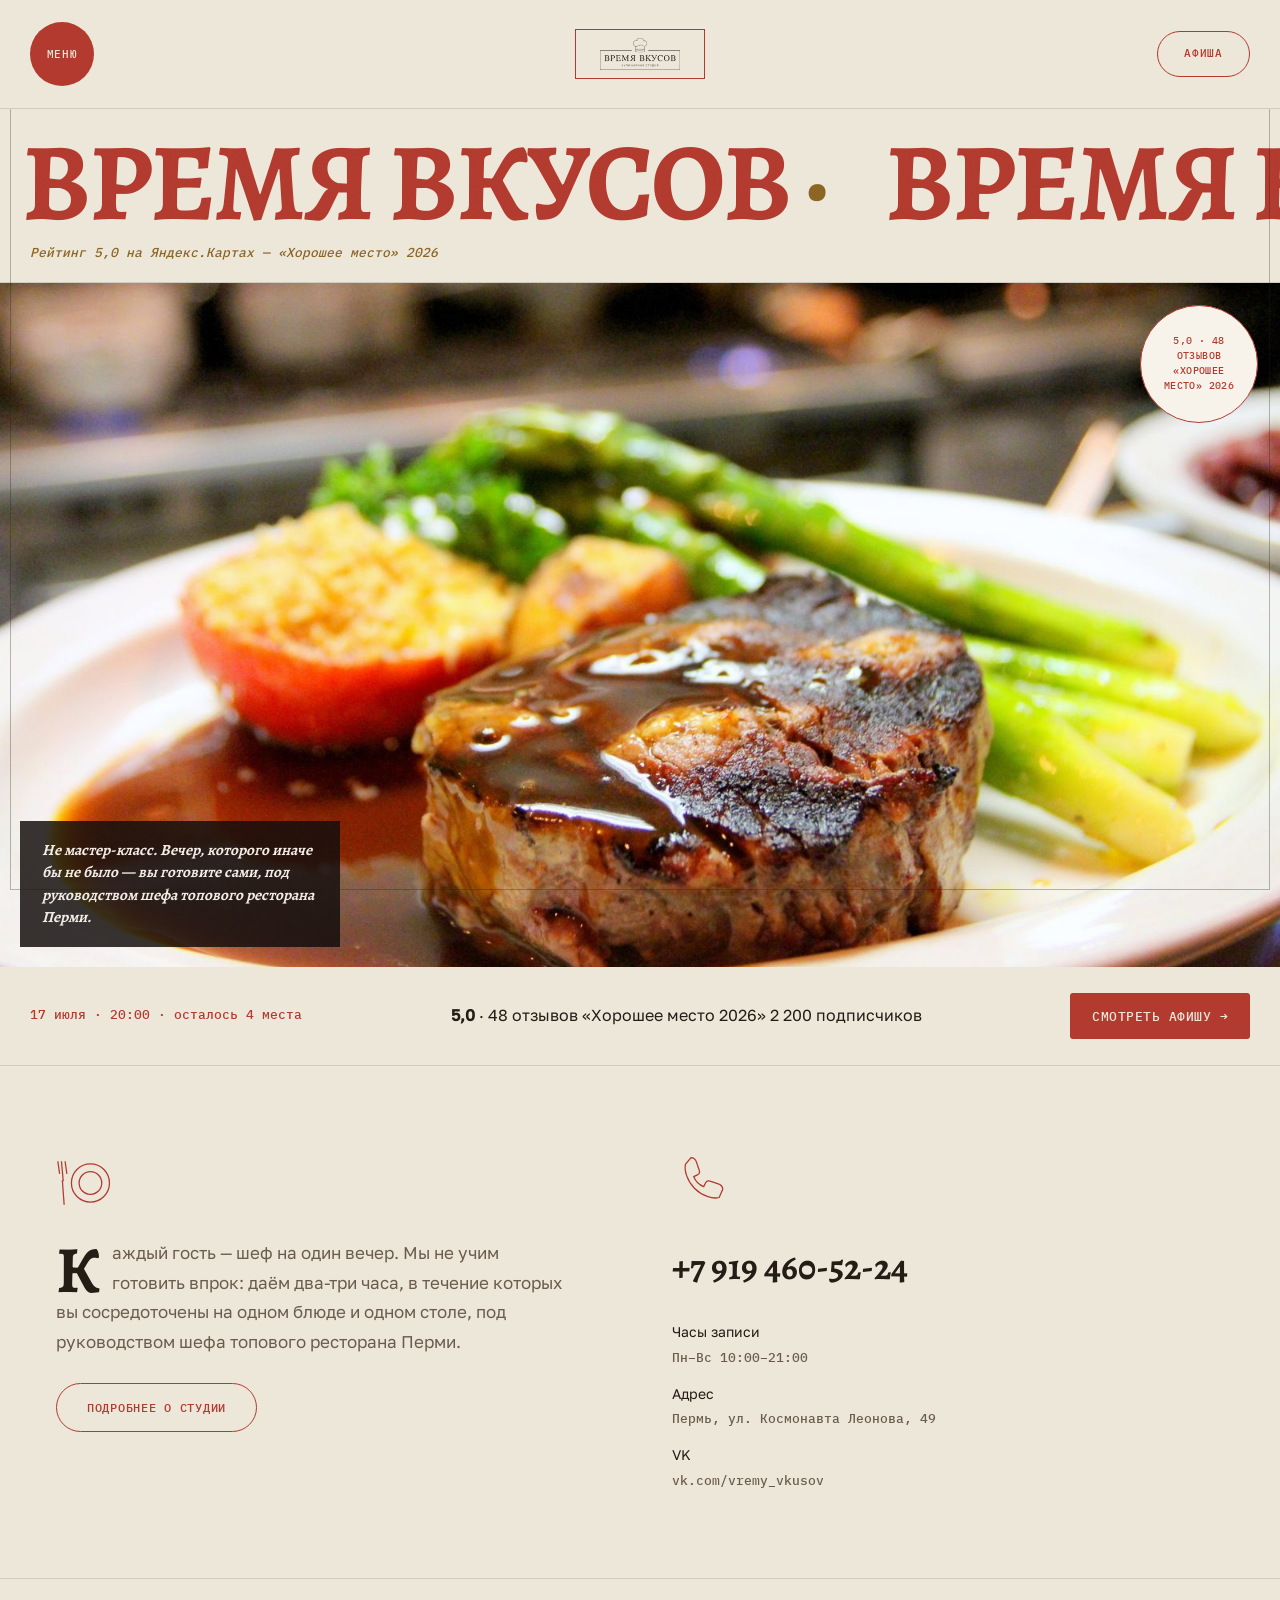
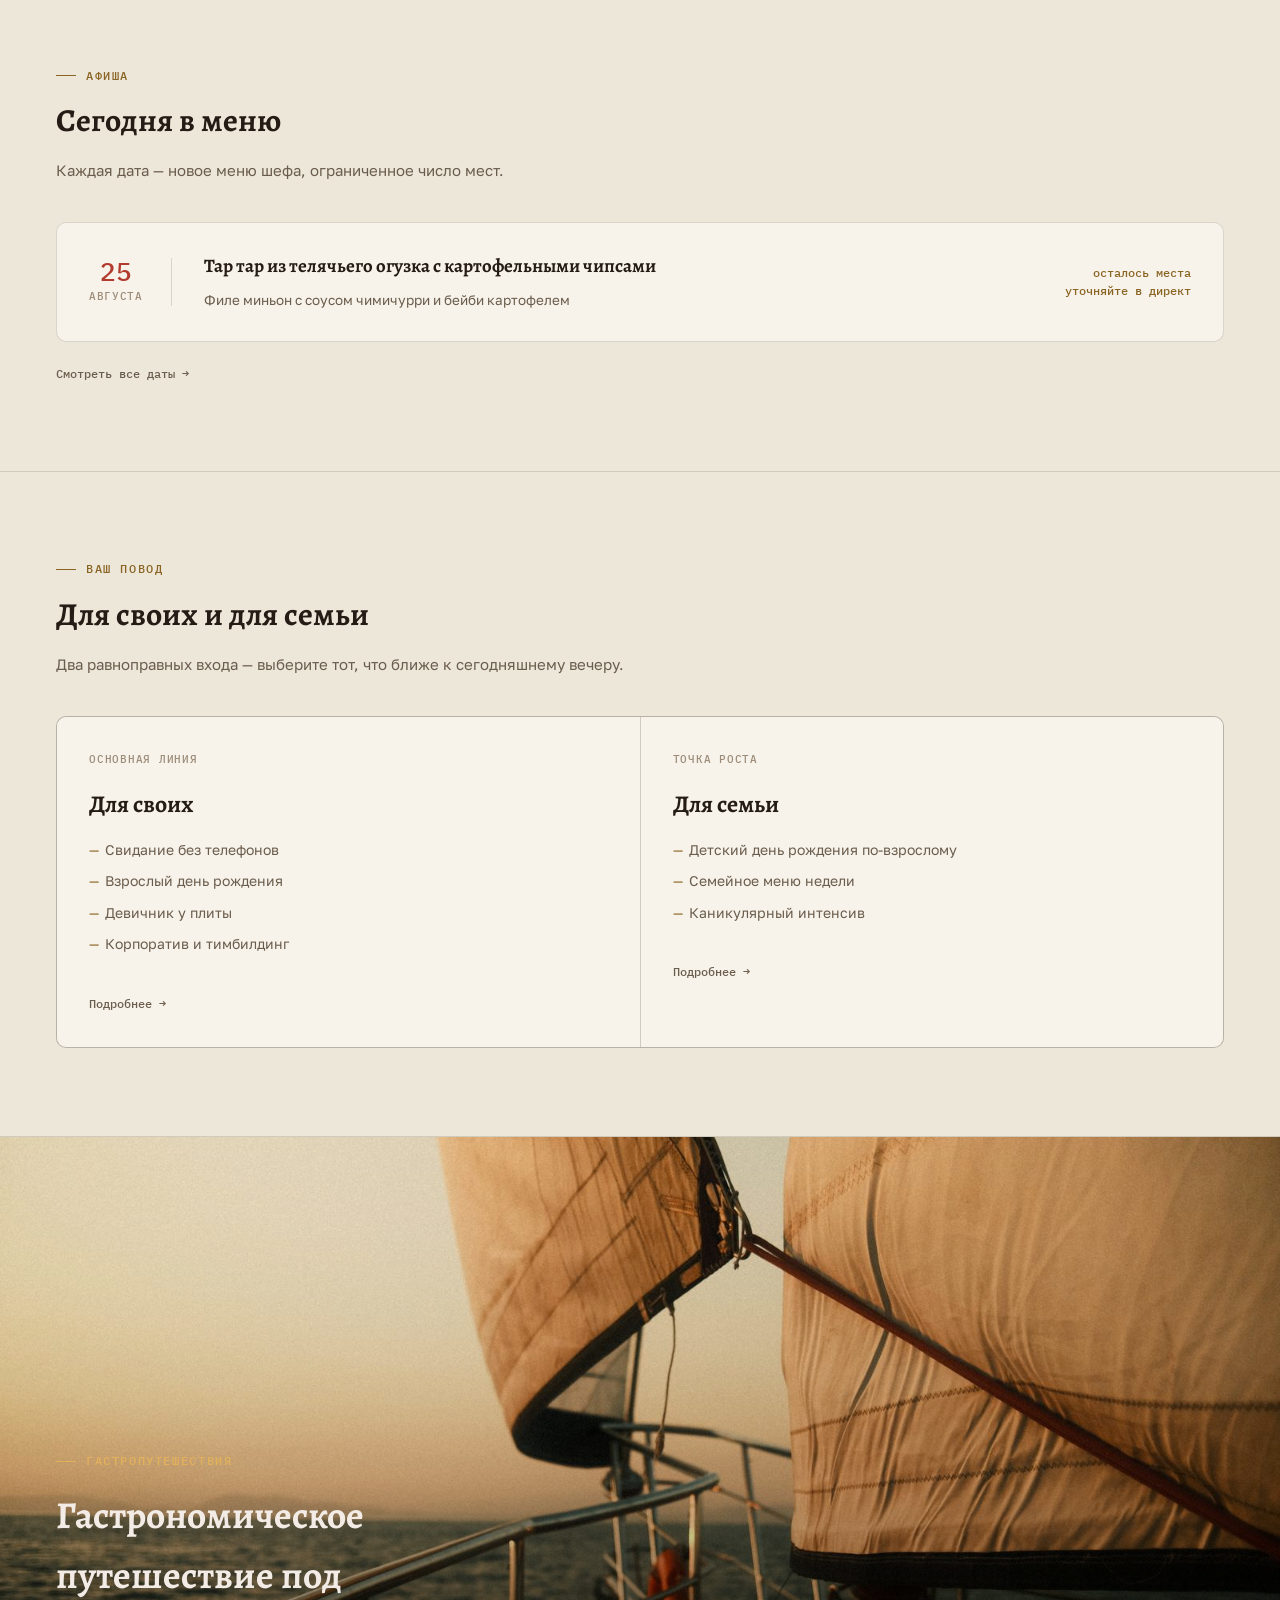
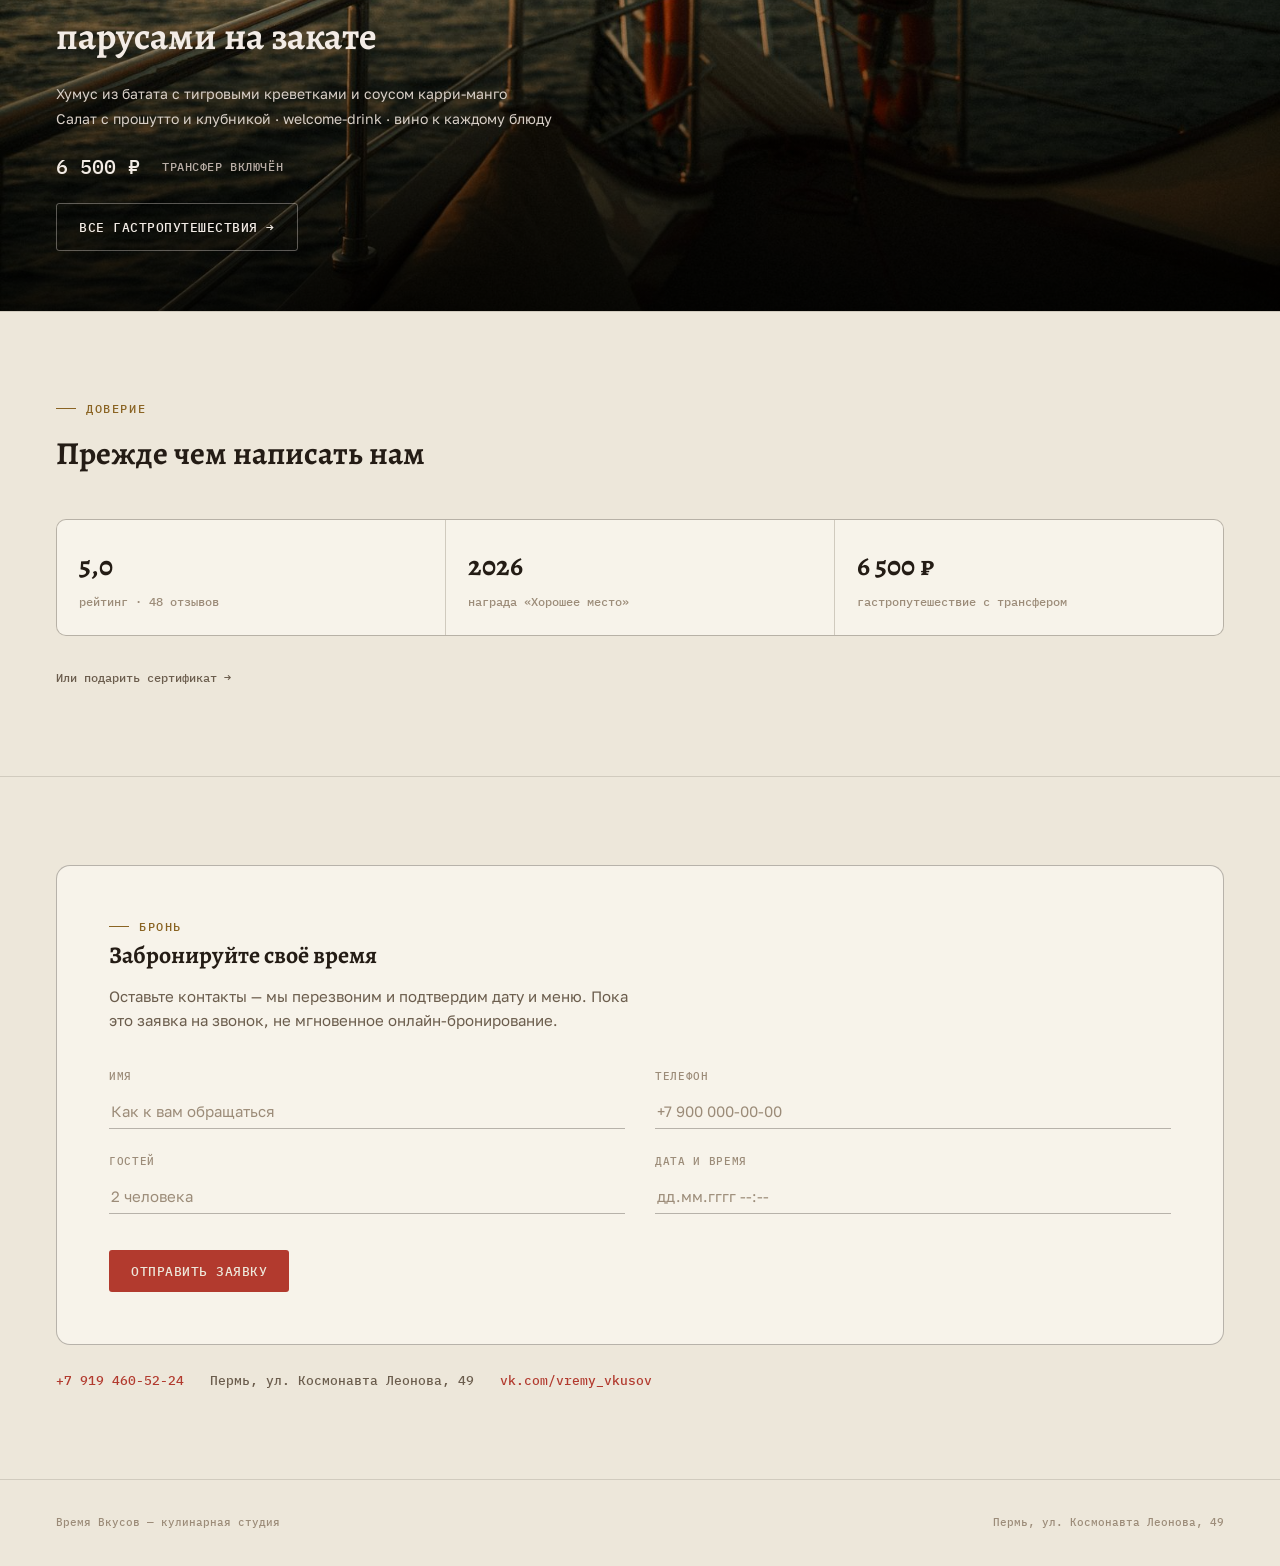
<file: index.html>
<!doctype html>
<html lang="ru">
<head>
<meta charset="utf-8">
<meta name="viewport" content="width=device-width, initial-scale=1">
<title>Время Вкусов — кулинарная студия, Пермь</title>
<script>
(function () {
  try {
    var m = localStorage.getItem('vv-mode');
    if (m !== 'day' && m !== 'evening') {
      var h = new Date().getHours();
      m = (h >= 19 || h < 7) ? 'evening' : 'day';
    }
    if (m === 'evening') document.documentElement.classList.add('evening');
  } catch (e) {}
})();
</script>
<link rel="stylesheet" href="styles.css">
</head>
<body>

  <header class="topbar">
    <div class="topbar-left">
      <button class="menu-badge" id="menuToggle" aria-expanded="false" aria-controls="navOverlay" aria-label="Открыть меню">Меню</button>
    </div>
    <a class="logo-box" href="index.html"><img src="assets/images/logo.png" alt="Время Вкусов"></a>
    <div class="topbar-right"><a class="cta-oval" href="afisha.html">Афиша</a></div>
  </header>

  <div class="page-frame"></div>

  <div class="nav-overlay" id="navOverlay">
    <button class="nav-overlay-close" id="menuClose" aria-label="Закрыть меню">Закрыть</button>
    <ul class="overlay-links">
      <li><a href="index.html" class="active"><span class="num">01</span>Главная</a></li>
      <li><a href="afisha.html"><span class="num">02</span>Афиша</a></li>
      <li><a href="dlya-svoih.html"><span class="num">03</span>Для своих</a></li>
      <li><a href="dlya-semi.html"><span class="num">04</span>Для семьи</a></li>
      <li><a href="puteshestviya.html"><span class="num">05</span>Путешествия</a></li>
      <li><a href="sertifikaty.html"><span class="num">06</span>Сертификаты</a></li>
      <li><a href="o-nas.html"><span class="num">07</span>О студии</a></li>
    </ul>
    <div class="overlay-foot">
      <div class="light-toggle">
        <button class="end-label" id="labelDay" type="button">Днём</button>
        <div class="light-track">
          <button class="light-thumb" id="lightThumb" aria-pressed="false" aria-label="Переключить освещение сайта"></button>
        </div>
        <button class="end-label" id="labelEve" type="button">Вечером</button>
      </div>
      <div class="overlay-contact">
        <a href="tel:+79194605224">+7 919 460-52-24</a>
        <span>Пермь, ул. Космонавта Леонова, 49</span>
        <a href="https://vk.com/vremy_vkusov">vk.com/vremy_vkusov</a>
      </div>
    </div>
  </div>

  <main>
    <div class="masthead">
      <div class="marquee">
        <div class="marquee-track">
          <span class="word">Время вкусов<span class="dot">·</span></span>
          <span class="word">Время вкусов<span class="dot">·</span></span>
          <span class="word">Время вкусов<span class="dot">·</span></span>
          <span class="word">Время вкусов<span class="dot">·</span></span>
          <span class="word">Время вкусов<span class="dot">·</span></span>
          <span class="word">Время вкусов<span class="dot">·</span></span>
          <span class="word">Время вкусов<span class="dot">·</span></span>
          <span class="word">Время вкусов<span class="dot">·</span></span>
        </div>
      </div>
      <div class="masthead-foot">Рейтинг 5,0 на Яндекс.Картах — «Хорошее место» 2026</div>
    </div>

    <section class="hero-full">
      <div class="hero-media">
        <img src="assets/images/hero-steak.jpg" alt="Филе миньон с соусом на тарелке">
        <div class="stamp-badge"><div class="inner">5,0 · 48 отзывов<br>«Хорошее место» 2026</div></div>
        <div class="photo-caption">Не мастер-класс. Вечер, которого иначе бы не было — вы готовите сами, под руководством шефа топового ресторана Перми.</div>
      </div>
      <div class="hero-strip">
        <div class="stamp">17 июля · 20:00 · осталось 4 места</div>
        <div class="proof-row">
          <span><b>5,0</b> · 48 отзывов</span>
          <span>«Хорошее место 2026»</span>
          <span>2 200 подписчиков</span>
        </div>
        <a class="cta swap-hover" href="#afisha"><span class="l1">Смотреть афишу →</span><span class="l2">Смотреть афишу →</span></a>
      </div>
    </section>

    <section class="section about-split">
      <div>
        <div class="about-icon"><svg viewBox="0 0 64 64" fill="none" stroke="currentColor" stroke-width="1.4"><circle cx="38" cy="32" r="21"/><circle cx="38" cy="32" r="12.5"/><line x1="6" y1="8" x2="8" y2="30"/><line x1="2" y1="8" x2="4" y2="22"/><line x1="10" y1="8" x2="12" y2="22"/><line x1="7" y1="29" x2="9" y2="56"/></svg></div>
        <p class="drop-copy"><span class="dropcap">К</span>аждый гость — шеф на один вечер. Мы не учим готовить впрок: даём два-три часа, в течение которых вы сосредоточены на одном блюде и одном столе, под руководством шефа топового ресторана Перми.</p>
        <a class="cta-oval-lg" href="o-nas.html">Подробнее о студии</a>
      </div>
      <div>
        <div class="about-icon"><svg viewBox="0 0 64 64" fill="none" stroke="currentColor" stroke-width="1.4"><path d="M15 11c-2 7 2 19 10 27s20 12 27 10l4-9c0-3-2-5-5-6l-9-3c-2-1-4 0-5 2l-2 4c-5-2-9-6-11-11l4-2c2-1 3-3 2-5l-3-9c-1-3-3-5-6-5z"/></svg></div>
        <div class="contact-big"><a href="tel:+79194605224">+7 919 460-52-24</a></div>
        <div class="contact-meta">
          <div><b>Часы записи</b>Пн–Вс 10:00–21:00</div>
          <div><b>Адрес</b>Пермь, ул. Космонавта Леонова, 49</div>
          <div><b>VK</b><a href="https://vk.com/vremy_vkusov">vk.com/vremy_vkusov</a></div>
        </div>
      </div>
    </section>

    <section class="section" id="afisha">
      <div class="section-head">
        <div class="eyebrow">Афиша</div>
        <h2>Сегодня в меню</h2>
        <p>Каждая дата — новое меню шефа, ограниченное число мест.</p>
      </div>
      <div class="afisha-card">
        <div class="date-badge"><div class="d">25</div><div class="m">Августа</div></div>
        <div class="menu">
          <h3>Тар тар из телячьего огузка с картофельными чипсами</h3>
          <div class="dish">Филе миньон с соусом чимичурри и бейби картофелем</div>
        </div>
        <div class="seats">осталось места<br>уточняйте в директ</div>
      </div>
      <a class="afisha-link" href="afisha.html">Смотреть все даты →</a>
    </section>

    <section class="section" id="povod">
      <div class="section-head">
        <div class="eyebrow">Ваш повод</div>
        <h2>Для своих и для семьи</h2>
        <p>Два равноправных входа — выберите тот, что ближе к сегодняшнему вечеру.</p>
      </div>
      <div class="split">
        <div class="split-card">
          <div class="kicker">Основная линия</div>
          <h3>Для своих</h3>
          <ul>
            <li>Свидание без телефонов</li>
            <li>Взрослый день рождения</li>
            <li>Девичник у плиты</li>
            <li>Корпоратив и тимбилдинг</li>
          </ul>
          <a class="afisha-link" href="dlya-svoih.html">Подробнее →</a>
        </div>
        <div class="split-card">
          <div class="kicker">Точка роста</div>
          <h3>Для семьи</h3>
          <ul>
            <li>Детский день рождения по-взрослому</li>
            <li>Семейное меню недели</li>
            <li>Каникулярный интенсив</li>
          </ul>
          <a class="afisha-link" href="dlya-semi.html">Подробнее →</a>
        </div>
      </div>
    </section>

    <section class="flagship" id="flagship">
      <img src="assets/images/puteshestviya-yacht.jpg" alt="Гастрономическое путешествие под парусами на закате">
      <div class="flagship-overlay">
        <div class="flagship-copy">
          <div class="eyebrow">Гастропутешествия</div>
          <h2>Гастрономическое путешествие под парусами на закате</h2>
          <div class="dish">Хумус из батата с тигровыми креветками и соусом карри-манго</div>
          <div class="dish">Салат с прошутто и клубникой · welcome-drink · вино к каждому блюду</div>
          <div class="price-row">
            <span class="price">6 500 ₽</span>
            <span class="incl">Трансфер включён</span>
          </div>
          <a class="cta ghost" style="margin-top:20px; color:#F3ECE6; border-color:rgba(243,236,230,.35);" href="puteshestviya.html">Все гастропутешествия →</a>
        </div>
      </div>
    </section>

    <section class="section" id="trust">
      <div class="section-head">
        <div class="eyebrow">Доверие</div>
        <h2>Прежде чем написать нам</h2>
      </div>
      <div class="trust-grid">
        <div class="trust-stat"><div class="n">5,0</div><div class="l">рейтинг · 48 отзывов</div></div>
        <div class="trust-stat"><div class="n">2026</div><div class="l">награда «Хорошее место»</div></div>
        <div class="trust-stat"><div class="n">6 500 ₽</div><div class="l">гастропутешествие с трансфером</div></div>
      </div>
      <a class="afisha-link" href="sertifikaty.html">Или подарить сертификат →</a>
    </section>

    <section class="section" id="reserve">
      <div class="reserve-card">
        <div class="reserve-head">
          <div class="eyebrow">Бронь</div>
          <h2>Забронируйте своё время</h2>
          <p>Оставьте контакты — мы перезвоним и подтвердим дату и меню. Пока это заявка на звонок, не мгновенное онлайн-бронирование.</p>
        </div>
        <form class="reserve-form" id="reserveForm">
          <div class="field"><label for="r-name">Имя</label><input id="r-name" type="text" placeholder="Как к вам обращаться" required></div>
          <div class="field"><label for="r-phone">Телефон</label><input id="r-phone" type="tel" placeholder="+7 900 000-00-00" required></div>
          <div class="field"><label for="r-people">Гостей</label><input id="r-people" type="text" placeholder="2 человека" required></div>
          <div class="field"><label for="r-date">Дата и время</label><input id="r-date" type="text" placeholder="дд.мм.гггг --:--" required></div>
          <button type="submit" class="cta swap-hover"><span class="l1">Отправить заявку</span><span class="l2">Отправить заявку</span></button>
        </form>
        <p class="reserve-success" id="reserveSuccess" hidden>Спасибо! Заявка получена — мы позвоним, чтобы подтвердить дату и меню.</p>
      </div>
      <div class="contact-row">
        <a href="tel:+79194605224">+7 919 460-52-24</a>
        <span>Пермь, ул. Космонавта Леонова, 49</span>
        <a href="https://vk.com/vremy_vkusov">vk.com/vremy_vkusov</a>
      </div>
    </section>
  </main>

  <footer>
    <span>Время Вкусов — кулинарная студия</span>
    <span>Пермь, ул. Космонавта Леонова, 49</span>
  </footer>

  <script src="script.js"></script>
</body>
</html>
</file>
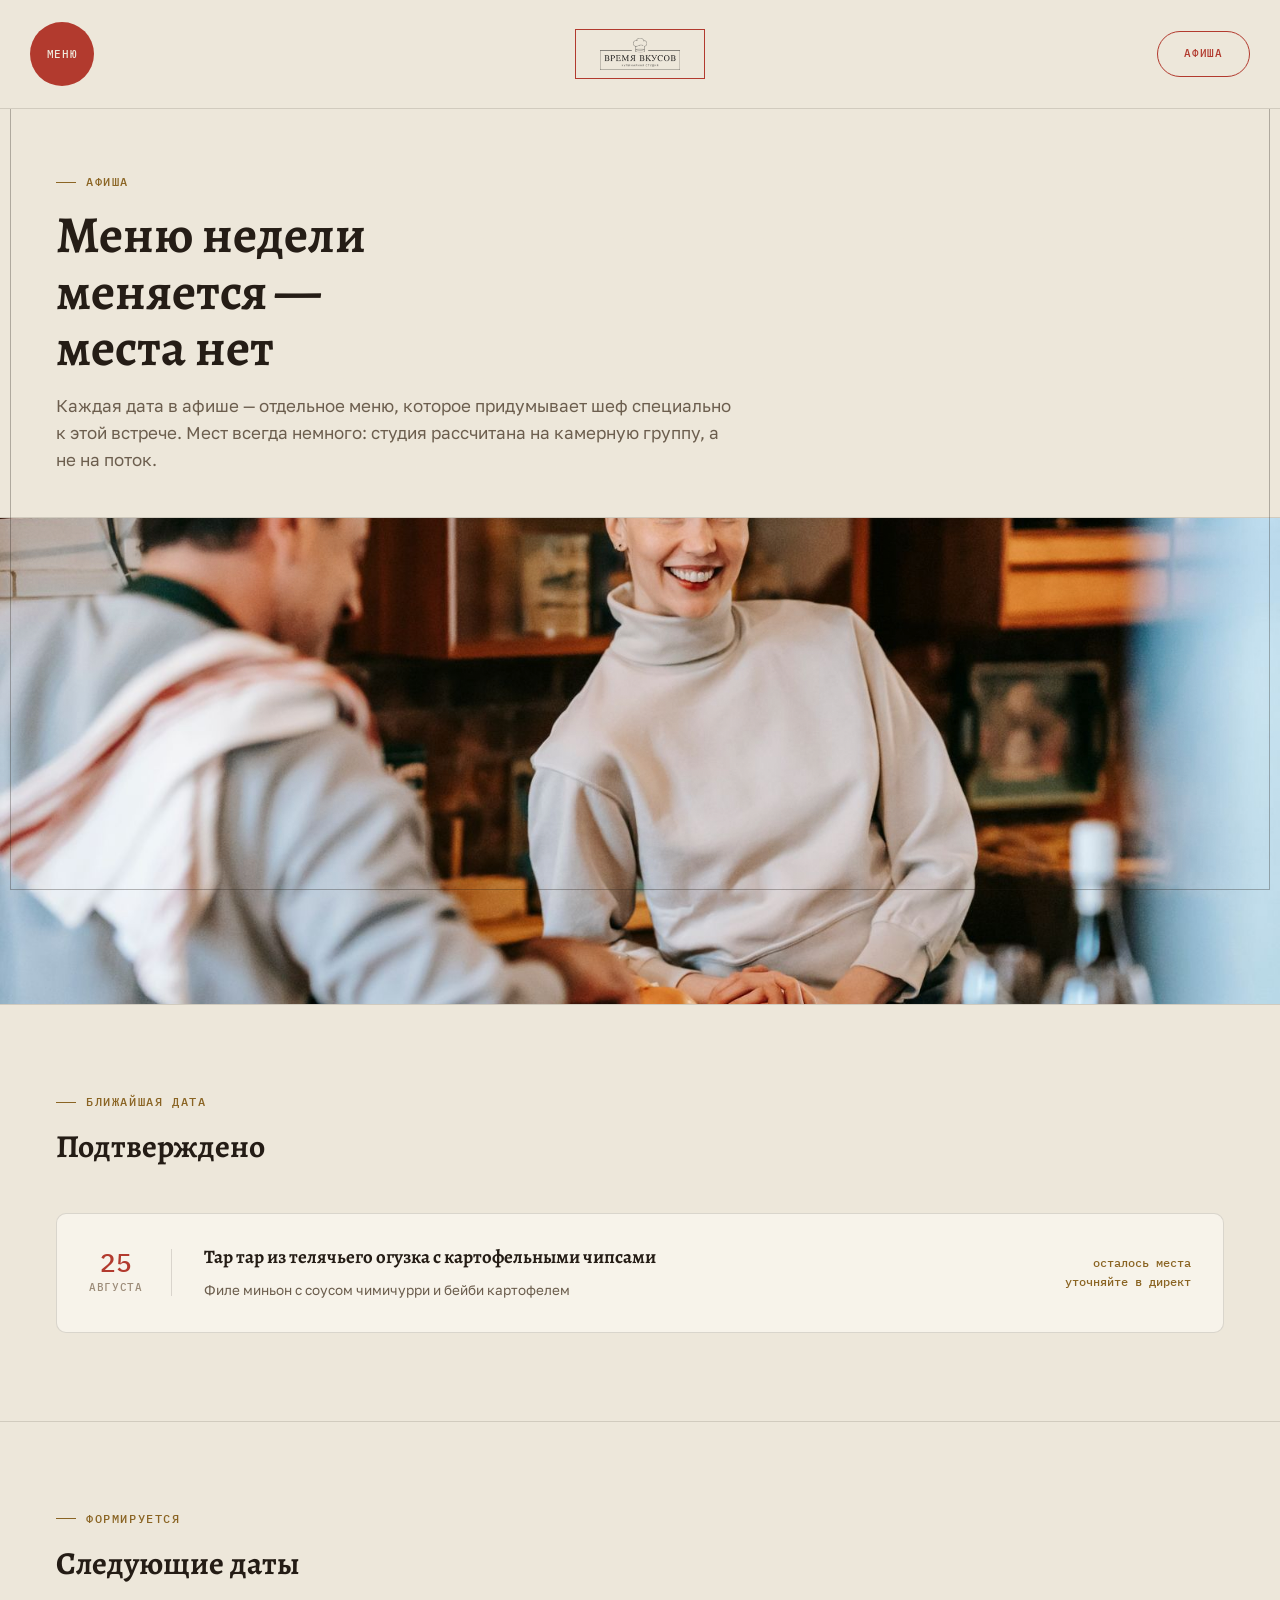
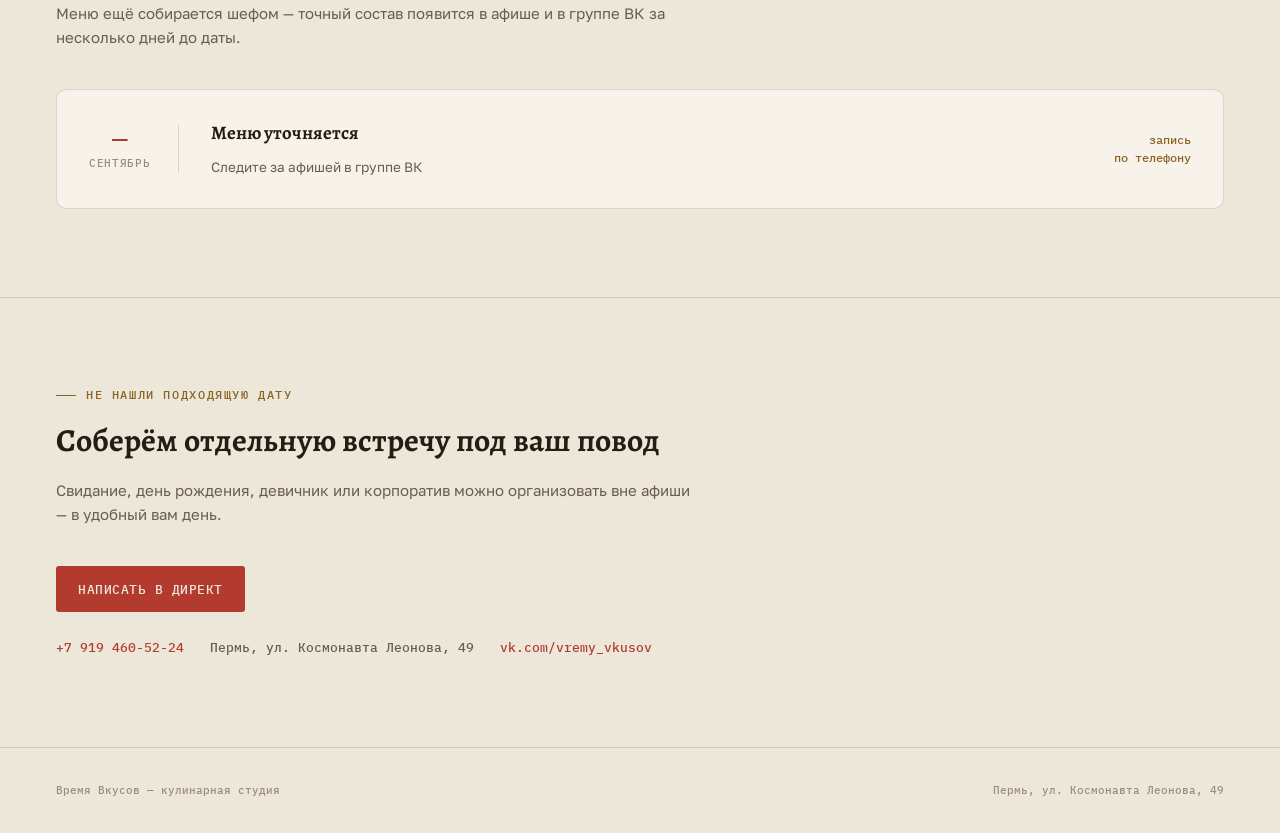
<file: afisha.html>
<!doctype html>
<html lang="ru">
<head>
<meta charset="utf-8">
<meta name="viewport" content="width=device-width, initial-scale=1">
<title>Афиша — Время Вкусов</title>
<script>
(function () {
  try {
    var m = localStorage.getItem('vv-mode');
    if (m !== 'day' && m !== 'evening') {
      var h = new Date().getHours();
      m = (h >= 19 || h < 7) ? 'evening' : 'day';
    }
    if (m === 'evening') document.documentElement.classList.add('evening');
  } catch (e) {}
})();
</script>
<link rel="stylesheet" href="styles.css">
</head>
<body>

  <header class="topbar">
    <div class="topbar-left">
      <button class="menu-badge" id="menuToggle" aria-expanded="false" aria-controls="navOverlay" aria-label="Открыть меню">Меню</button>
    </div>
    <a class="logo-box" href="index.html"><img src="assets/images/logo.png" alt="Время Вкусов"></a>
    <div class="topbar-right"><a class="cta-oval" href="afisha.html">Афиша</a></div>
  </header>

  <div class="page-frame"></div>

  <div class="nav-overlay" id="navOverlay">
    <button class="nav-overlay-close" id="menuClose" aria-label="Закрыть меню">Закрыть</button>
    <ul class="overlay-links">
      <li><a href="index.html"><span class="num">01</span>Главная</a></li>
      <li><a href="afisha.html" class="active"><span class="num">02</span>Афиша</a></li>
      <li><a href="dlya-svoih.html"><span class="num">03</span>Для своих</a></li>
      <li><a href="dlya-semi.html"><span class="num">04</span>Для семьи</a></li>
      <li><a href="puteshestviya.html"><span class="num">05</span>Путешествия</a></li>
      <li><a href="sertifikaty.html"><span class="num">06</span>Сертификаты</a></li>
      <li><a href="o-nas.html"><span class="num">07</span>О студии</a></li>
    </ul>
    <div class="overlay-foot">
      <div class="light-toggle">
        <button class="end-label" id="labelDay" type="button">Днём</button>
        <div class="light-track">
          <button class="light-thumb" id="lightThumb" aria-pressed="false" aria-label="Переключить освещение сайта"></button>
        </div>
        <button class="end-label" id="labelEve" type="button">Вечером</button>
      </div>
      <div class="overlay-contact">
        <a href="tel:+79194605224">+7 919 460-52-24</a>
        <span>Пермь, ул. Космонавта Леонова, 49</span>
        <a href="https://vk.com/vremy_vkusov">vk.com/vremy_vkusov</a>
      </div>
    </div>
  </div>

  <main>
    <div class="page-hero">
      <div class="eyebrow">Афиша</div>
      <h1>Меню недели меняется — места нет</h1>
      <p class="lede">Каждая дата в афише — отдельное меню, которое придумывает шеф специально к этой встрече. Мест всегда немного: студия рассчитана на камерную группу, а не на поток.</p>
    </div>
    <div class="page-banner"><img src="assets/images/afisha-dinner.jpg" alt="Ужин на двоих за столом"></div>

    <section class="section">
      <div class="section-head">
        <div class="eyebrow">Ближайшая дата</div>
        <h2>Подтверждено</h2>
      </div>
      <div class="afisha-card">
        <div class="date-badge"><div class="d">25</div><div class="m">Августа</div></div>
        <div class="menu">
          <h3>Тар тар из телячьего огузка с картофельными чипсами</h3>
          <div class="dish">Филе миньон с соусом чимичурри и бейби картофелем</div>
        </div>
        <div class="seats">осталось места<br>уточняйте в директ</div>
      </div>
    </section>

    <section class="section">
      <div class="section-head">
        <div class="eyebrow">Формируется</div>
        <h2>Следующие даты</h2>
        <p>Меню ещё собирается шефом — точный состав появится в афише и в группе ВК за несколько дней до даты.</p>
      </div>
      <div class="afisha-card">
        <div class="date-badge"><div class="d">—</div><div class="m">Сентябрь</div></div>
        <div class="menu">
          <h3>Меню уточняется</h3>
          <div class="dish">Следите за афишей в группе ВК</div>
        </div>
        <div class="seats">запись<br>по телефону</div>
      </div>
    </section>

    <section class="section" id="trust">
      <div class="section-head">
        <div class="eyebrow">Не нашли подходящую дату</div>
        <h2>Соберём отдельную встречу под ваш повод</h2>
        <p>Свидание, день рождения, девичник или корпоратив можно организовать вне афиши — в удобный вам день.</p>
      </div>
      <a class="cta" href="tel:+79194605224">Написать в директ</a>
      <div class="contact-row">
        <a href="tel:+79194605224">+7 919 460-52-24</a>
        <span>Пермь, ул. Космонавта Леонова, 49</span>
        <a href="https://vk.com/vremy_vkusov">vk.com/vremy_vkusov</a>
      </div>
    </section>
  </main>

  <footer>
    <span>Время Вкусов — кулинарная студия</span>
    <span>Пермь, ул. Космонавта Леонова, 49</span>
  </footer>

  <script src="script.js"></script>
</body>
</html>
</file>
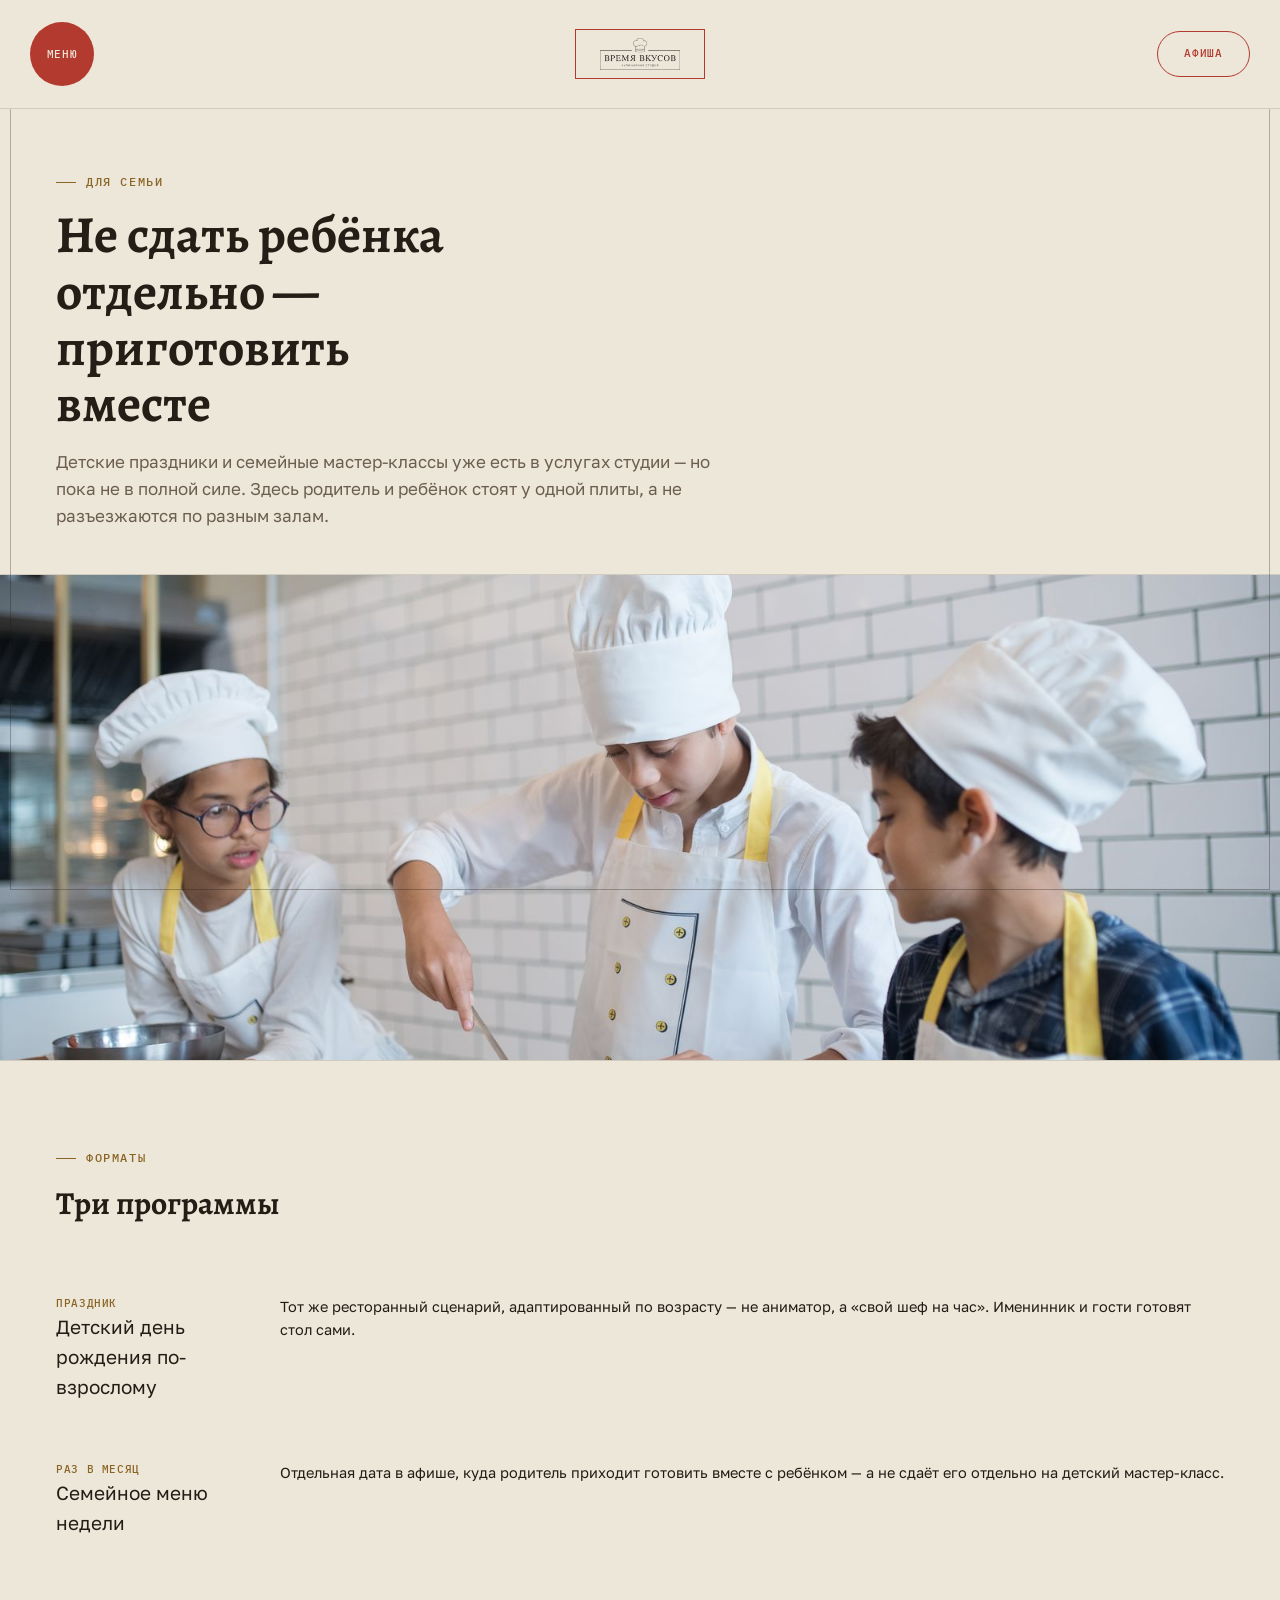
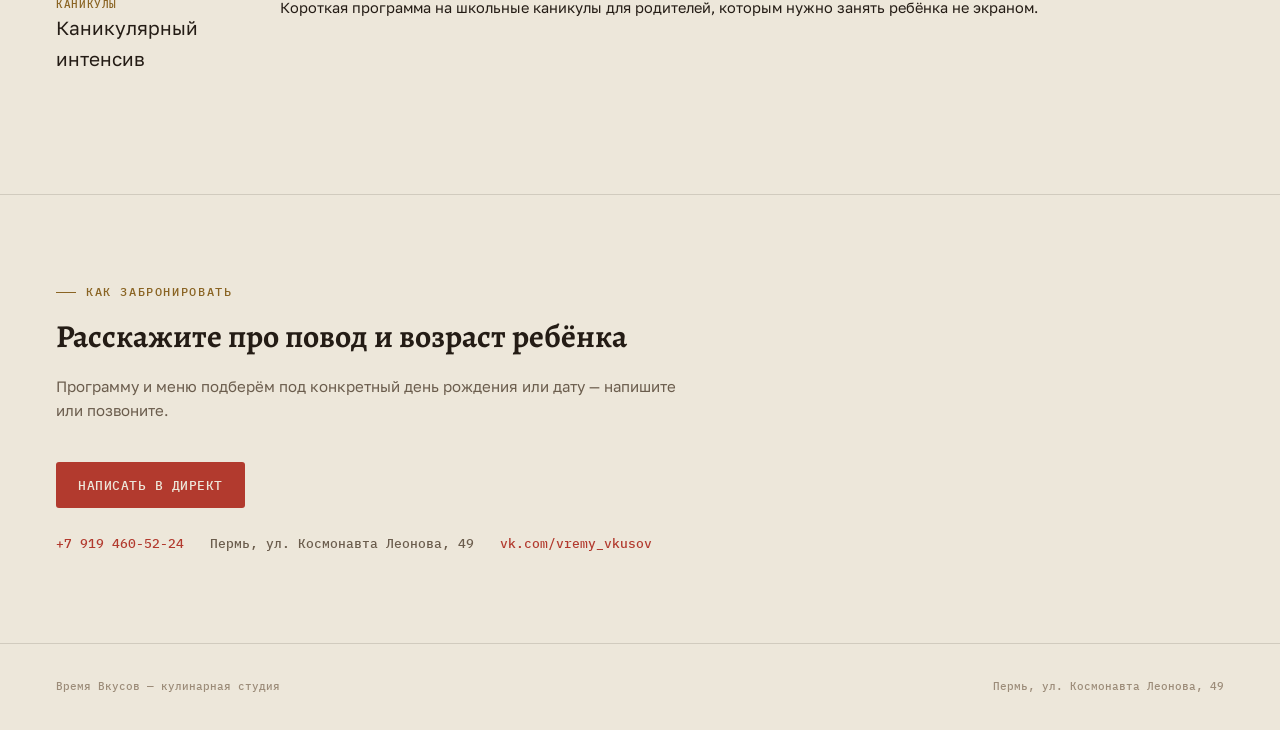
<file: dlya-semi.html>
<!doctype html>
<html lang="ru">
<head>
<meta charset="utf-8">
<meta name="viewport" content="width=device-width, initial-scale=1">
<title>Для семьи — Время Вкусов</title>
<script>
(function () {
  try {
    var m = localStorage.getItem('vv-mode');
    if (m !== 'day' && m !== 'evening') {
      var h = new Date().getHours();
      m = (h >= 19 || h < 7) ? 'evening' : 'day';
    }
    if (m === 'evening') document.documentElement.classList.add('evening');
  } catch (e) {}
})();
</script>
<link rel="stylesheet" href="styles.css">
</head>
<body>

  <header class="topbar">
    <div class="topbar-left">
      <button class="menu-badge" id="menuToggle" aria-expanded="false" aria-controls="navOverlay" aria-label="Открыть меню">Меню</button>
    </div>
    <a class="logo-box" href="index.html"><img src="assets/images/logo.png" alt="Время Вкусов"></a>
    <div class="topbar-right"><a class="cta-oval" href="afisha.html">Афиша</a></div>
  </header>

  <div class="page-frame"></div>

  <div class="nav-overlay" id="navOverlay">
    <button class="nav-overlay-close" id="menuClose" aria-label="Закрыть меню">Закрыть</button>
    <ul class="overlay-links">
      <li><a href="index.html"><span class="num">01</span>Главная</a></li>
      <li><a href="afisha.html"><span class="num">02</span>Афиша</a></li>
      <li><a href="dlya-svoih.html"><span class="num">03</span>Для своих</a></li>
      <li><a href="dlya-semi.html" class="active"><span class="num">04</span>Для семьи</a></li>
      <li><a href="puteshestviya.html"><span class="num">05</span>Путешествия</a></li>
      <li><a href="sertifikaty.html"><span class="num">06</span>Сертификаты</a></li>
      <li><a href="o-nas.html"><span class="num">07</span>О студии</a></li>
    </ul>
    <div class="overlay-foot">
      <div class="light-toggle">
        <button class="end-label" id="labelDay" type="button">Днём</button>
        <div class="light-track">
          <button class="light-thumb" id="lightThumb" aria-pressed="false" aria-label="Переключить освещение сайта"></button>
        </div>
        <button class="end-label" id="labelEve" type="button">Вечером</button>
      </div>
      <div class="overlay-contact">
        <a href="tel:+79194605224">+7 919 460-52-24</a>
        <span>Пермь, ул. Космонавта Леонова, 49</span>
        <a href="https://vk.com/vremy_vkusov">vk.com/vremy_vkusov</a>
      </div>
    </div>
  </div>

  <main>
    <div class="page-hero">
      <div class="eyebrow">Для семьи</div>
      <h1>Не сдать ребёнка отдельно — приготовить вместе</h1>
      <p class="lede">Детские праздники и семейные мастер-классы уже есть в услугах студии — но пока не в полной силе. Здесь родитель и ребёнок стоят у одной плиты, а не разъезжаются по разным залам.</p>
    </div>
    <div class="page-banner"><img src="assets/images/semi-kids.jpg" alt="Дети в поварских колпаках готовят вместе"></div>

    <section class="section">
      <div class="section-head">
        <div class="eyebrow">Форматы</div>
        <h2>Три программы</h2>
      </div>
      <div class="prog-list-lg">
        <div class="prog">
          <div><div class="tag">Праздник</div><div class="name">Детский день рождения по-взрослому</div></div>
          <div class="desc">Тот же ресторанный сценарий, адаптированный по возрасту — не аниматор, а «свой шеф на час». Именинник и гости готовят стол сами.</div>
        </div>
        <div class="prog">
          <div><div class="tag">Раз в месяц</div><div class="name">Семейное меню недели</div></div>
          <div class="desc">Отдельная дата в афише, куда родитель приходит готовить вместе с ребёнком — а не сдаёт его отдельно на детский мастер-класс.</div>
        </div>
        <div class="prog">
          <div><div class="tag">Каникулы</div><div class="name">Каникулярный интенсив</div></div>
          <div class="desc">Короткая программа на школьные каникулы для родителей, которым нужно занять ребёнка не экраном.</div>
        </div>
      </div>
    </section>

    <section class="section" id="trust">
      <div class="section-head">
        <div class="eyebrow">Как забронировать</div>
        <h2>Расскажите про повод и возраст ребёнка</h2>
        <p>Программу и меню подберём под конкретный день рождения или дату — напишите или позвоните.</p>
      </div>
      <a class="cta" href="tel:+79194605224">Написать в директ</a>
      <div class="contact-row">
        <a href="tel:+79194605224">+7 919 460-52-24</a>
        <span>Пермь, ул. Космонавта Леонова, 49</span>
        <a href="https://vk.com/vremy_vkusov">vk.com/vremy_vkusov</a>
      </div>
    </section>
  </main>

  <footer>
    <span>Время Вкусов — кулинарная студия</span>
    <span>Пермь, ул. Космонавта Леонова, 49</span>
  </footer>

  <script src="script.js"></script>
</body>
</html>
</file>
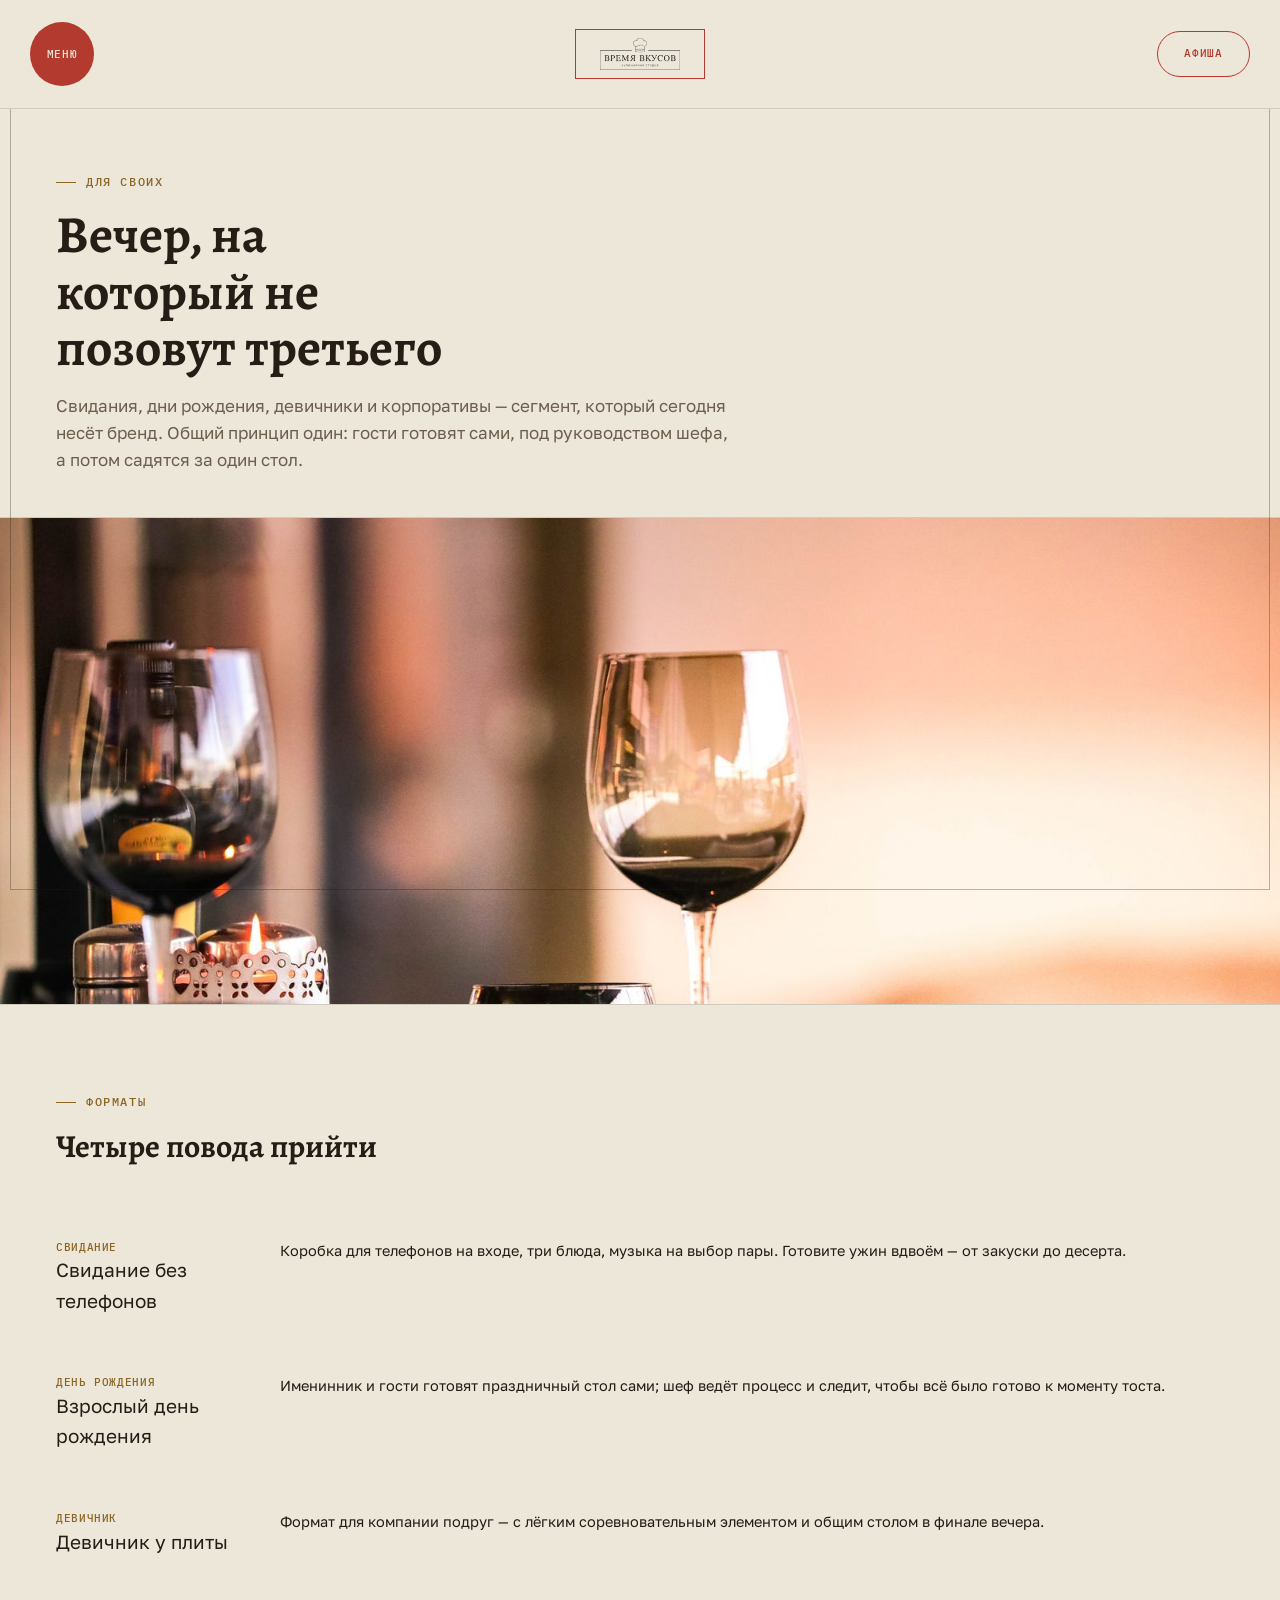
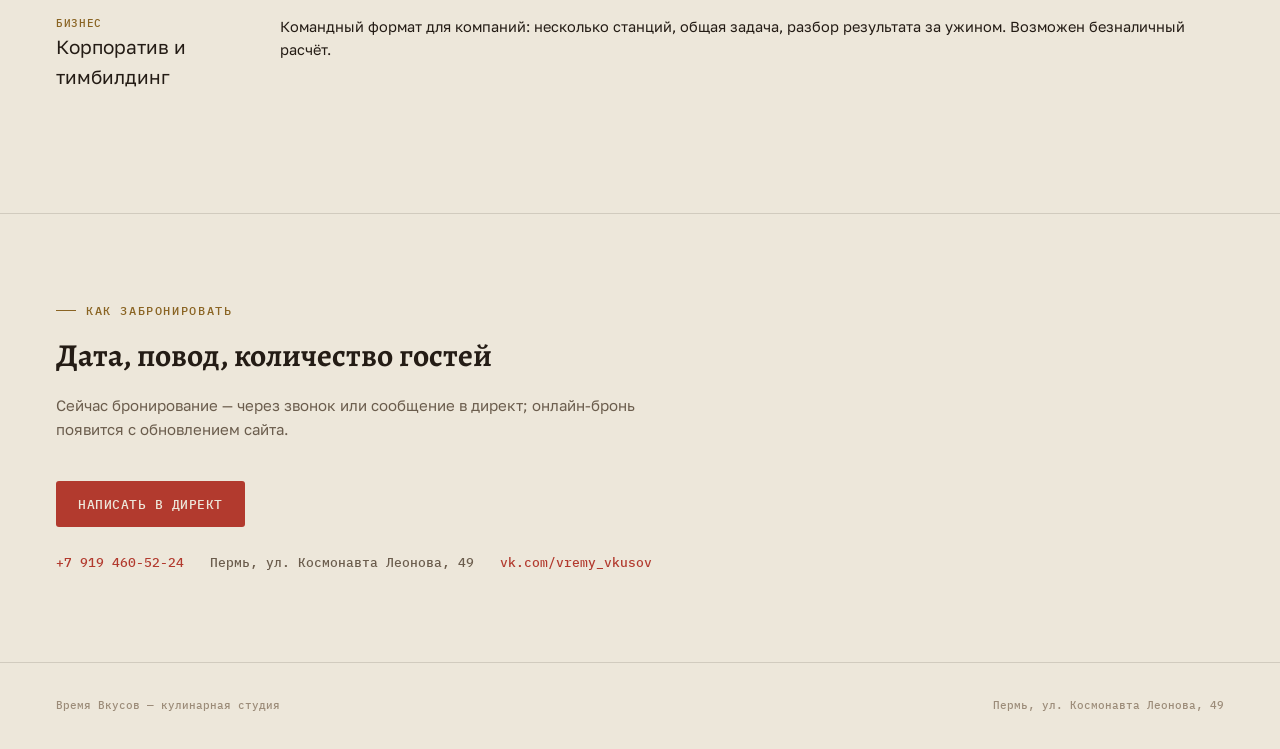
<file: dlya-svoih.html>
<!doctype html>
<html lang="ru">
<head>
<meta charset="utf-8">
<meta name="viewport" content="width=device-width, initial-scale=1">
<title>Для своих — Время Вкусов</title>
<script>
(function () {
  try {
    var m = localStorage.getItem('vv-mode');
    if (m !== 'day' && m !== 'evening') {
      var h = new Date().getHours();
      m = (h >= 19 || h < 7) ? 'evening' : 'day';
    }
    if (m === 'evening') document.documentElement.classList.add('evening');
  } catch (e) {}
})();
</script>
<link rel="stylesheet" href="styles.css">
</head>
<body>

  <header class="topbar">
    <div class="topbar-left">
      <button class="menu-badge" id="menuToggle" aria-expanded="false" aria-controls="navOverlay" aria-label="Открыть меню">Меню</button>
    </div>
    <a class="logo-box" href="index.html"><img src="assets/images/logo.png" alt="Время Вкусов"></a>
    <div class="topbar-right"><a class="cta-oval" href="afisha.html">Афиша</a></div>
  </header>

  <div class="page-frame"></div>

  <div class="nav-overlay" id="navOverlay">
    <button class="nav-overlay-close" id="menuClose" aria-label="Закрыть меню">Закрыть</button>
    <ul class="overlay-links">
      <li><a href="index.html"><span class="num">01</span>Главная</a></li>
      <li><a href="afisha.html"><span class="num">02</span>Афиша</a></li>
      <li><a href="dlya-svoih.html" class="active"><span class="num">03</span>Для своих</a></li>
      <li><a href="dlya-semi.html"><span class="num">04</span>Для семьи</a></li>
      <li><a href="puteshestviya.html"><span class="num">05</span>Путешествия</a></li>
      <li><a href="sertifikaty.html"><span class="num">06</span>Сертификаты</a></li>
      <li><a href="o-nas.html"><span class="num">07</span>О студии</a></li>
    </ul>
    <div class="overlay-foot">
      <div class="light-toggle">
        <button class="end-label" id="labelDay" type="button">Днём</button>
        <div class="light-track">
          <button class="light-thumb" id="lightThumb" aria-pressed="false" aria-label="Переключить освещение сайта"></button>
        </div>
        <button class="end-label" id="labelEve" type="button">Вечером</button>
      </div>
      <div class="overlay-contact">
        <a href="tel:+79194605224">+7 919 460-52-24</a>
        <span>Пермь, ул. Космонавта Леонова, 49</span>
        <a href="https://vk.com/vremy_vkusov">vk.com/vremy_vkusov</a>
      </div>
    </div>
  </div>

  <main>
    <div class="page-hero">
      <div class="eyebrow">Для своих</div>
      <h1>Вечер, на который не позовут третьего</h1>
      <p class="lede">Свидания, дни рождения, девичники и корпоративы — сегмент, который сегодня несёт бренд. Общий принцип один: гости готовят сами, под руководством шефа, а потом садятся за один стол.</p>
    </div>
    <div class="page-banner"><img src="assets/images/svoih-table.jpg" alt="Бокалы и свеча на вечернем столе"></div>

    <section class="section">
      <div class="section-head">
        <div class="eyebrow">Форматы</div>
        <h2>Четыре повода прийти</h2>
      </div>
      <div class="prog-list-lg">
        <div class="prog">
          <div><div class="tag">Свидание</div><div class="name">Свидание без телефонов</div></div>
          <div class="desc">Коробка для телефонов на входе, три блюда, музыка на выбор пары. Готовите ужин вдвоём — от закуски до десерта.</div>
        </div>
        <div class="prog">
          <div><div class="tag">День рождения</div><div class="name">Взрослый день рождения</div></div>
          <div class="desc">Именинник и гости готовят праздничный стол сами; шеф ведёт процесс и следит, чтобы всё было готово к моменту тоста.</div>
        </div>
        <div class="prog">
          <div><div class="tag">Девичник</div><div class="name">Девичник у плиты</div></div>
          <div class="desc">Формат для компании подруг — с лёгким соревновательным элементом и общим столом в финале вечера.</div>
        </div>
        <div class="prog">
          <div><div class="tag">Бизнес</div><div class="name">Корпоратив и тимбилдинг</div></div>
          <div class="desc">Командный формат для компаний: несколько станций, общая задача, разбор результата за ужином. Возможен безналичный расчёт.</div>
        </div>
      </div>
    </section>

    <section class="section" id="trust">
      <div class="section-head">
        <div class="eyebrow">Как забронировать</div>
        <h2>Дата, повод, количество гостей</h2>
        <p>Сейчас бронирование — через звонок или сообщение в директ; онлайн-бронь появится с обновлением сайта.</p>
      </div>
      <a class="cta" href="tel:+79194605224">Написать в директ</a>
      <div class="contact-row">
        <a href="tel:+79194605224">+7 919 460-52-24</a>
        <span>Пермь, ул. Космонавта Леонова, 49</span>
        <a href="https://vk.com/vremy_vkusov">vk.com/vremy_vkusov</a>
      </div>
    </section>
  </main>

  <footer>
    <span>Время Вкусов — кулинарная студия</span>
    <span>Пермь, ул. Космонавта Леонова, 49</span>
  </footer>

  <script src="script.js"></script>
</body>
</html>
</file>
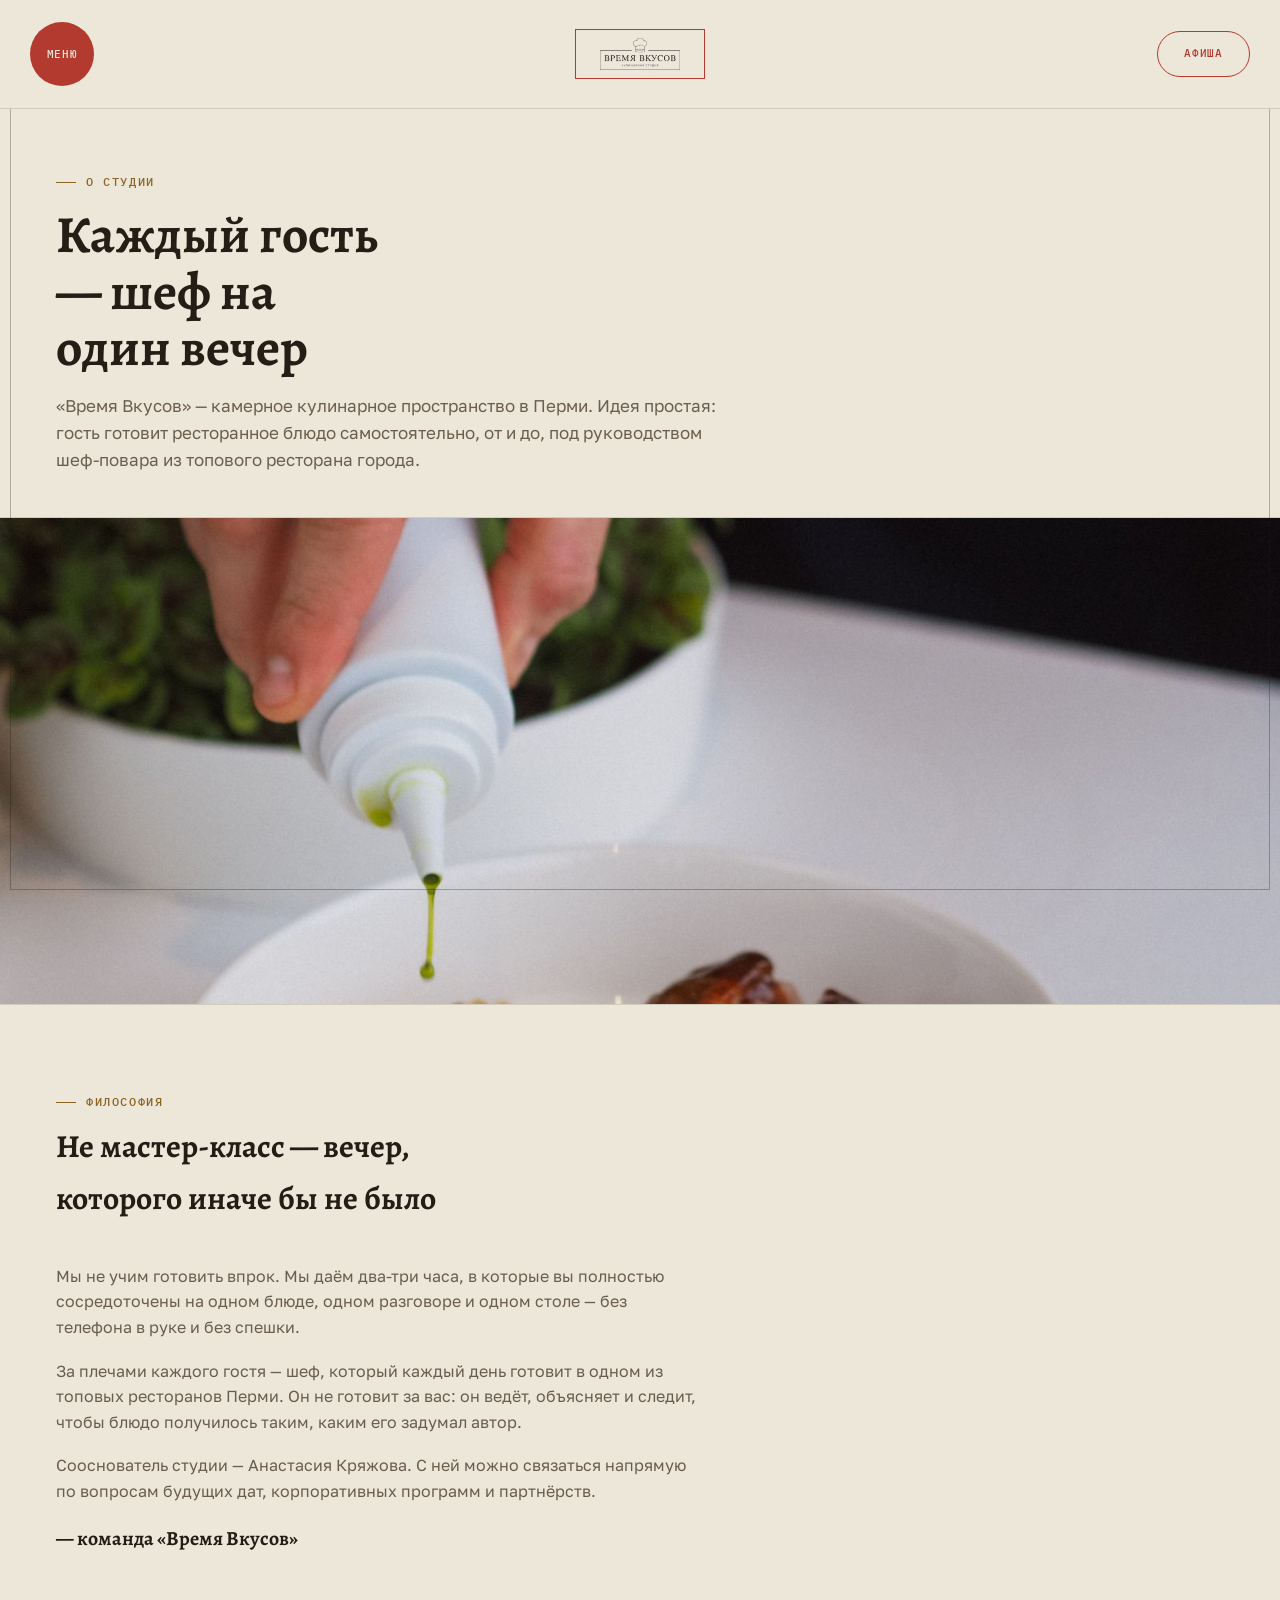
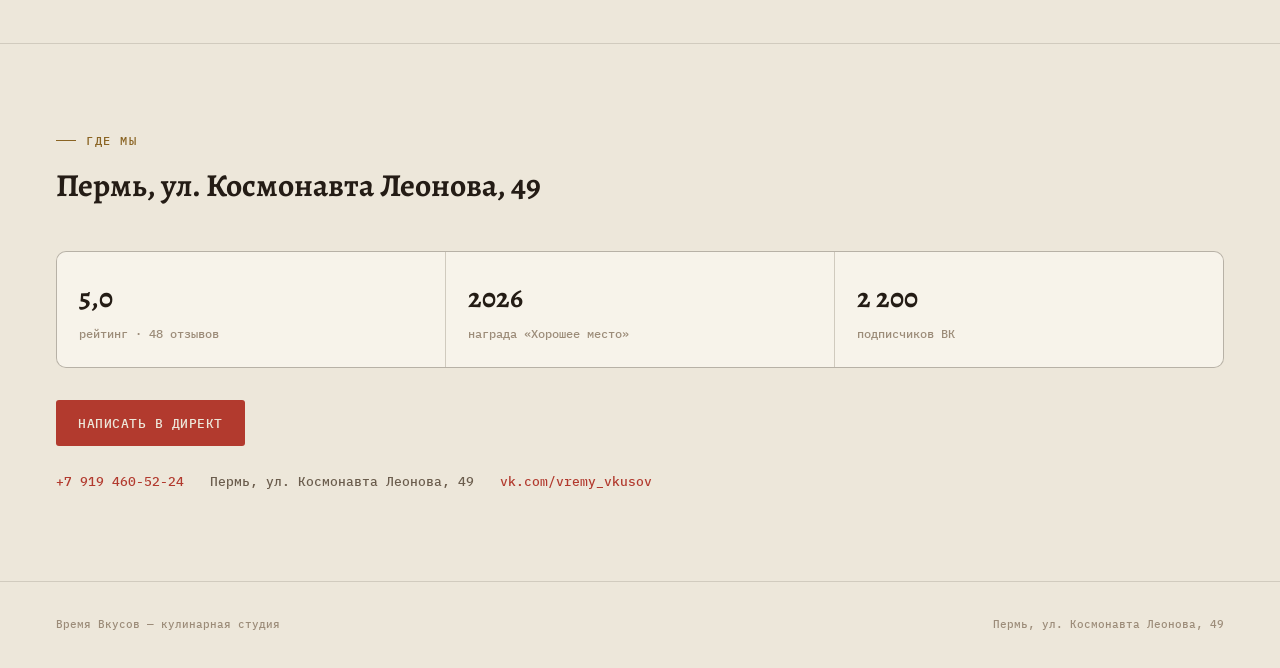
<file: o-nas.html>
<!doctype html>
<html lang="ru">
<head>
<meta charset="utf-8">
<meta name="viewport" content="width=device-width, initial-scale=1">
<title>О студии — Время Вкусов</title>
<script>
(function () {
  try {
    var m = localStorage.getItem('vv-mode');
    if (m !== 'day' && m !== 'evening') {
      var h = new Date().getHours();
      m = (h >= 19 || h < 7) ? 'evening' : 'day';
    }
    if (m === 'evening') document.documentElement.classList.add('evening');
  } catch (e) {}
})();
</script>
<link rel="stylesheet" href="styles.css">
</head>
<body>

  <header class="topbar">
    <div class="topbar-left">
      <button class="menu-badge" id="menuToggle" aria-expanded="false" aria-controls="navOverlay" aria-label="Открыть меню">Меню</button>
    </div>
    <a class="logo-box" href="index.html"><img src="assets/images/logo.png" alt="Время Вкусов"></a>
    <div class="topbar-right"><a class="cta-oval" href="afisha.html">Афиша</a></div>
  </header>

  <div class="page-frame"></div>

  <div class="nav-overlay" id="navOverlay">
    <button class="nav-overlay-close" id="menuClose" aria-label="Закрыть меню">Закрыть</button>
    <ul class="overlay-links">
      <li><a href="index.html"><span class="num">01</span>Главная</a></li>
      <li><a href="afisha.html"><span class="num">02</span>Афиша</a></li>
      <li><a href="dlya-svoih.html"><span class="num">03</span>Для своих</a></li>
      <li><a href="dlya-semi.html"><span class="num">04</span>Для семьи</a></li>
      <li><a href="puteshestviya.html"><span class="num">05</span>Путешествия</a></li>
      <li><a href="sertifikaty.html"><span class="num">06</span>Сертификаты</a></li>
      <li><a href="o-nas.html" class="active"><span class="num">07</span>О студии</a></li>
    </ul>
    <div class="overlay-foot">
      <div class="light-toggle">
        <button class="end-label" id="labelDay" type="button">Днём</button>
        <div class="light-track">
          <button class="light-thumb" id="lightThumb" aria-pressed="false" aria-label="Переключить освещение сайта"></button>
        </div>
        <button class="end-label" id="labelEve" type="button">Вечером</button>
      </div>
      <div class="overlay-contact">
        <a href="tel:+79194605224">+7 919 460-52-24</a>
        <span>Пермь, ул. Космонавта Леонова, 49</span>
        <a href="https://vk.com/vremy_vkusov">vk.com/vremy_vkusov</a>
      </div>
    </div>
  </div>

  <main>
    <div class="page-hero">
      <div class="eyebrow">О студии</div>
      <h1>Каждый гость — шеф на один вечер</h1>
      <p class="lede">«Время Вкусов» — камерное кулинарное пространство в Перми. Идея простая: гость готовит ресторанное блюдо самостоятельно, от и до, под руководством шеф-повара из топового ресторана города.</p>
    </div>
    <div class="page-banner"><img src="assets/images/onas-chef.jpg" alt="Шеф украшает блюдо соусом"></div>

    <section class="section">
      <div class="section-head">
        <div class="eyebrow">Философия</div>
        <h2>Не мастер-класс — вечер, которого иначе бы не было</h2>
      </div>
      <div class="bio">
        <p>Мы не учим готовить впрок. Мы даём два-три часа, в которые вы полностью сосредоточены на одном блюде, одном разговоре и одном столе — без телефона в руке и без спешки.</p>
        <p>За плечами каждого гостя — шеф, который каждый день готовит в одном из топовых ресторанов Перми. Он не готовит за вас: он ведёт, объясняет и следит, чтобы блюдо получилось таким, каким его задумал автор.</p>
        <p>Сооснователь студии — Анастасия Кряжова. С ней можно связаться напрямую по вопросам будущих дат, корпоративных программ и партнёрств.</p>
        <div class="signoff">— команда «Время Вкусов»</div>
      </div>
    </section>

    <section class="section" id="trust">
      <div class="section-head">
        <div class="eyebrow">Где мы</div>
        <h2>Пермь, ул. Космонавта Леонова, 49</h2>
      </div>
      <div class="trust-grid">
        <div class="trust-stat"><div class="n">5,0</div><div class="l">рейтинг · 48 отзывов</div></div>
        <div class="trust-stat"><div class="n">2026</div><div class="l">награда «Хорошее место»</div></div>
        <div class="trust-stat"><div class="n">2 200</div><div class="l">подписчиков ВК</div></div>
      </div>
      <a class="cta" href="tel:+79194605224">Написать в директ</a>
      <div class="contact-row">
        <a href="tel:+79194605224">+7 919 460-52-24</a>
        <span>Пермь, ул. Космонавта Леонова, 49</span>
        <a href="https://vk.com/vremy_vkusov">vk.com/vremy_vkusov</a>
      </div>
    </section>
  </main>

  <footer>
    <span>Время Вкусов — кулинарная студия</span>
    <span>Пермь, ул. Космонавта Леонова, 49</span>
  </footer>

  <script src="script.js"></script>
</body>
</html>
</file>
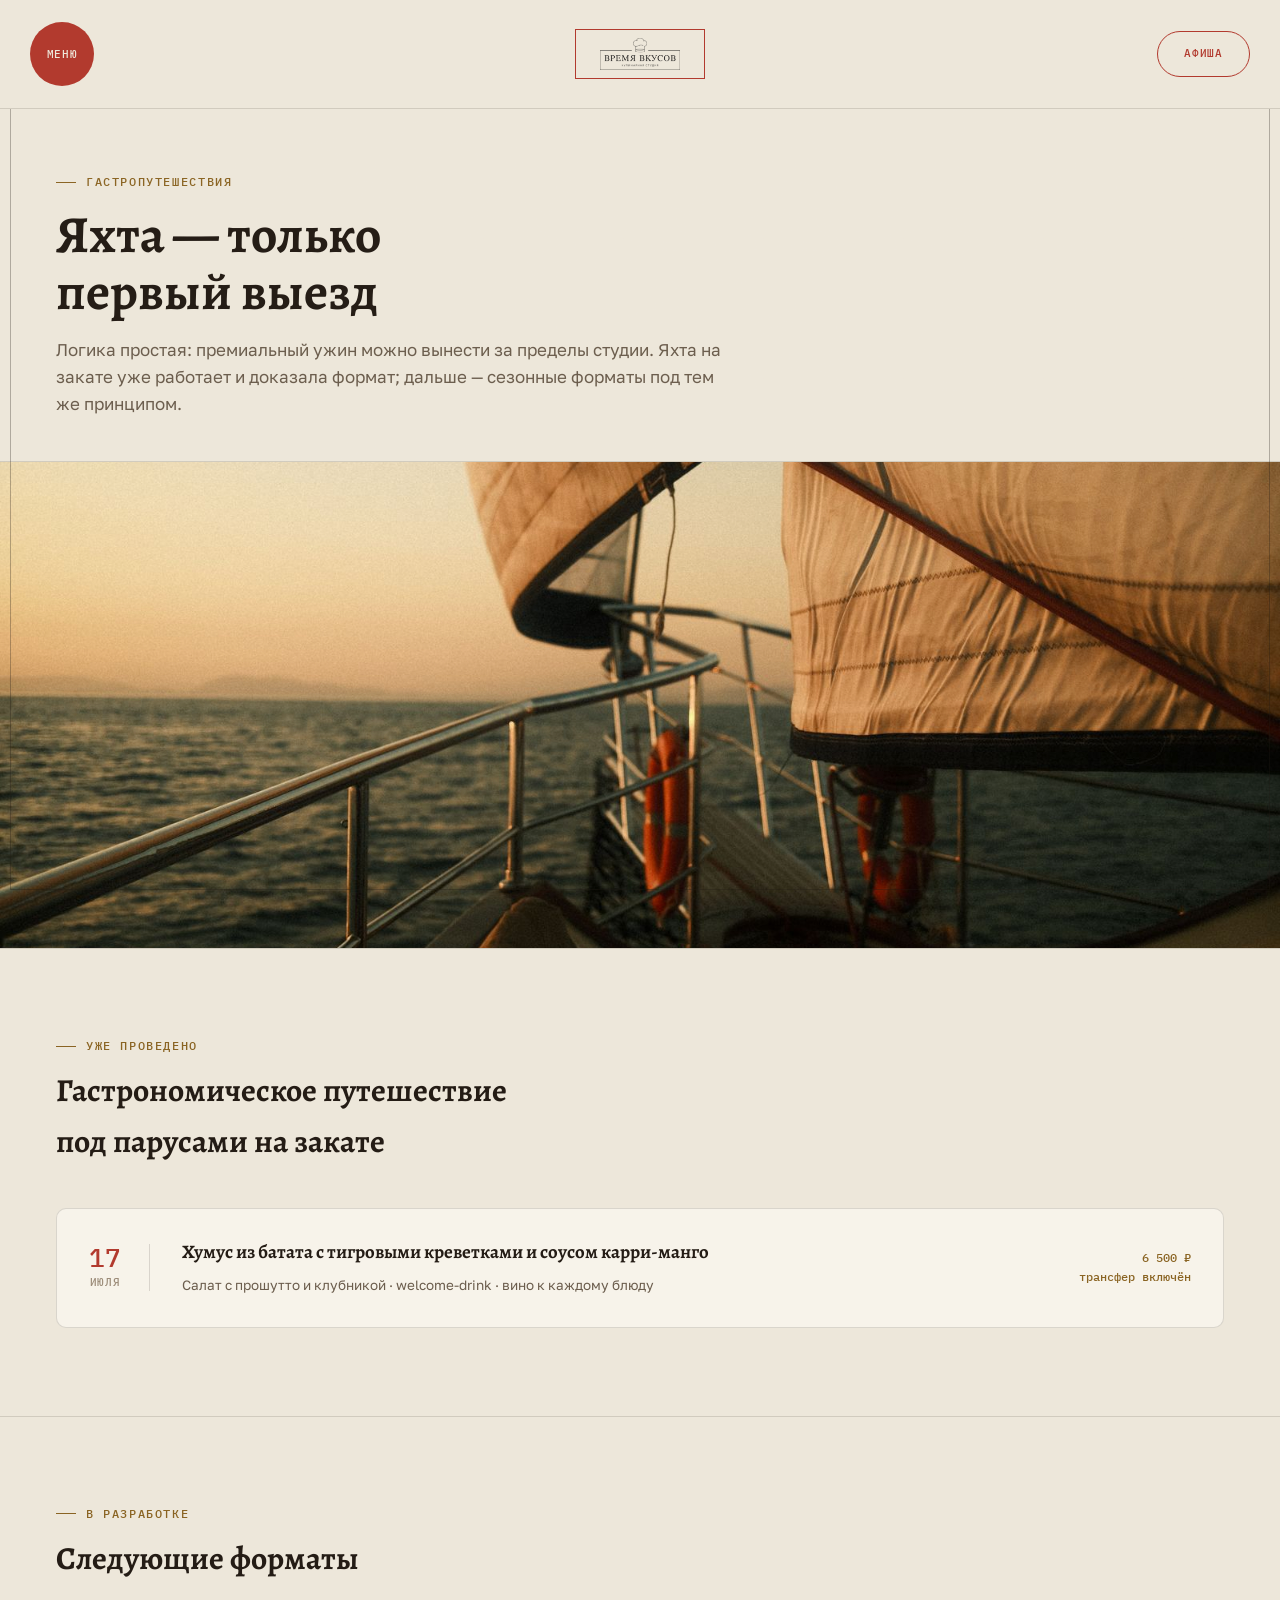
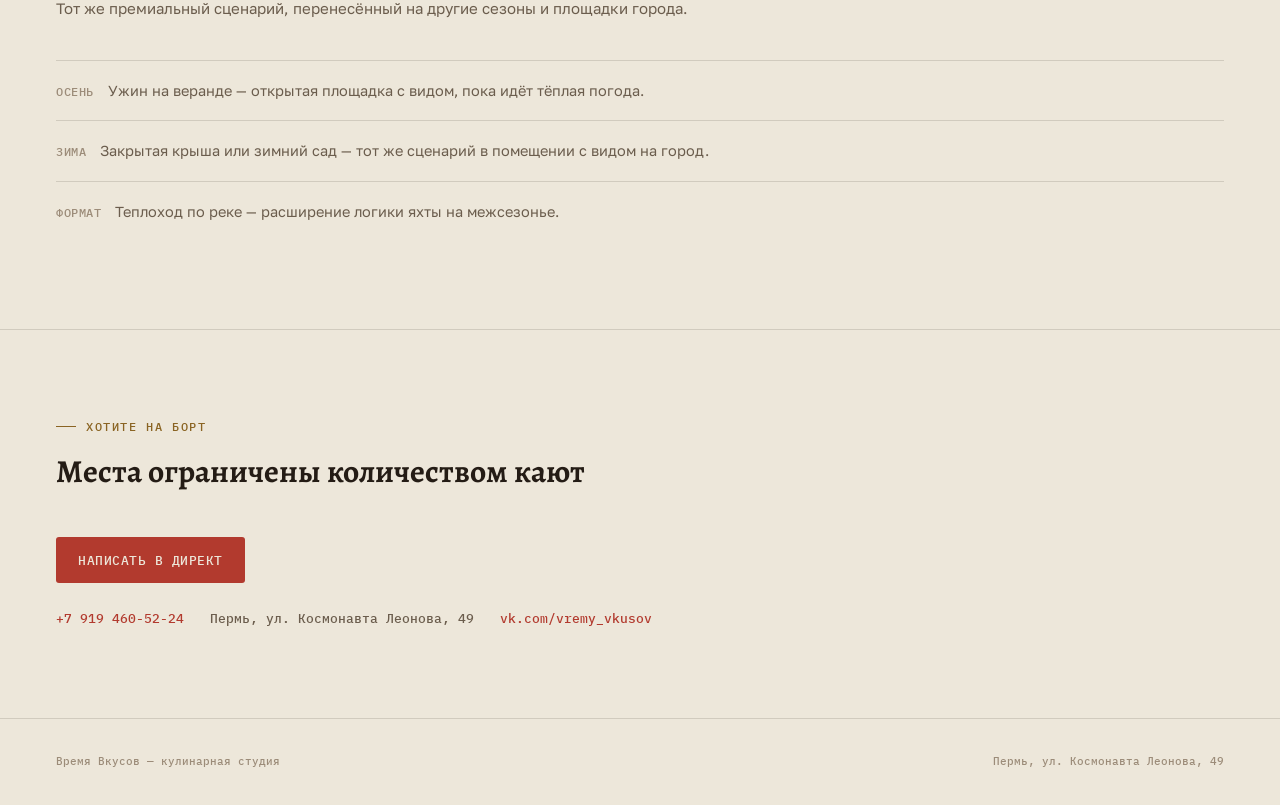
<file: puteshestviya.html>
<!doctype html>
<html lang="ru">
<head>
<meta charset="utf-8">
<meta name="viewport" content="width=device-width, initial-scale=1">
<title>Гастропутешествия — Время Вкусов</title>
<script>
(function () {
  try {
    var m = localStorage.getItem('vv-mode');
    if (m !== 'day' && m !== 'evening') {
      var h = new Date().getHours();
      m = (h >= 19 || h < 7) ? 'evening' : 'day';
    }
    if (m === 'evening') document.documentElement.classList.add('evening');
  } catch (e) {}
})();
</script>
<link rel="stylesheet" href="styles.css">
</head>
<body>

  <header class="topbar">
    <div class="topbar-left">
      <button class="menu-badge" id="menuToggle" aria-expanded="false" aria-controls="navOverlay" aria-label="Открыть меню">Меню</button>
    </div>
    <a class="logo-box" href="index.html"><img src="assets/images/logo.png" alt="Время Вкусов"></a>
    <div class="topbar-right"><a class="cta-oval" href="afisha.html">Афиша</a></div>
  </header>

  <div class="page-frame"></div>

  <div class="nav-overlay" id="navOverlay">
    <button class="nav-overlay-close" id="menuClose" aria-label="Закрыть меню">Закрыть</button>
    <ul class="overlay-links">
      <li><a href="index.html"><span class="num">01</span>Главная</a></li>
      <li><a href="afisha.html"><span class="num">02</span>Афиша</a></li>
      <li><a href="dlya-svoih.html"><span class="num">03</span>Для своих</a></li>
      <li><a href="dlya-semi.html"><span class="num">04</span>Для семьи</a></li>
      <li><a href="puteshestviya.html" class="active"><span class="num">05</span>Путешествия</a></li>
      <li><a href="sertifikaty.html"><span class="num">06</span>Сертификаты</a></li>
      <li><a href="o-nas.html"><span class="num">07</span>О студии</a></li>
    </ul>
    <div class="overlay-foot">
      <div class="light-toggle">
        <button class="end-label" id="labelDay" type="button">Днём</button>
        <div class="light-track">
          <button class="light-thumb" id="lightThumb" aria-pressed="false" aria-label="Переключить освещение сайта"></button>
        </div>
        <button class="end-label" id="labelEve" type="button">Вечером</button>
      </div>
      <div class="overlay-contact">
        <a href="tel:+79194605224">+7 919 460-52-24</a>
        <span>Пермь, ул. Космонавта Леонова, 49</span>
        <a href="https://vk.com/vremy_vkusov">vk.com/vremy_vkusov</a>
      </div>
    </div>
  </div>

  <main>
    <div class="page-hero">
      <div class="eyebrow">Гастропутешествия</div>
      <h1>Яхта — только первый выезд</h1>
      <p class="lede">Логика простая: премиальный ужин можно вынести за пределы студии. Яхта на закате уже работает и доказала формат; дальше — сезонные форматы под тем же принципом.</p>
    </div>
    <div class="page-banner"><img src="assets/images/puteshestviya-yacht.jpg" alt="Парус на закате"></div>

    <section class="section">
      <div class="section-head">
        <div class="eyebrow">Уже проведено</div>
        <h2>Гастрономическое путешествие под парусами на закате</h2>
      </div>
      <div class="afisha-card">
        <div class="date-badge"><div class="d">17</div><div class="m">Июля</div></div>
        <div class="menu">
          <h3>Хумус из батата с тигровыми креветками и соусом карри-манго</h3>
          <div class="dish">Салат с прошутто и клубникой · welcome-drink · вино к каждому блюду</div>
        </div>
        <div class="seats">6 500 ₽<br>трансфер включён</div>
      </div>
    </section>

    <section class="section">
      <div class="section-head">
        <div class="eyebrow">В разработке</div>
        <h2>Следующие форматы</h2>
        <p>Тот же премиальный сценарий, перенесённый на другие сезоны и площадки города.</p>
      </div>
      <div class="roadmap-note"><div class="when">Осень</div><div class="what">Ужин на веранде — открытая площадка с видом, пока идёт тёплая погода.</div></div>
      <div class="roadmap-note"><div class="when">Зима</div><div class="what">Закрытая крыша или зимний сад — тот же сценарий в помещении с видом на город.</div></div>
      <div class="roadmap-note"><div class="when">Формат</div><div class="what">Теплоход по реке — расширение логики яхты на межсезонье.</div></div>
    </section>

    <section class="section" id="trust">
      <div class="section-head">
        <div class="eyebrow">Хотите на борт</div>
        <h2>Места ограничены количеством кают</h2>
      </div>
      <a class="cta" href="tel:+79194605224">Написать в директ</a>
      <div class="contact-row">
        <a href="tel:+79194605224">+7 919 460-52-24</a>
        <span>Пермь, ул. Космонавта Леонова, 49</span>
        <a href="https://vk.com/vremy_vkusov">vk.com/vremy_vkusov</a>
      </div>
    </section>
  </main>

  <footer>
    <span>Время Вкусов — кулинарная студия</span>
    <span>Пермь, ул. Космонавта Леонова, 49</span>
  </footer>

  <script src="script.js"></script>
</body>
</html>
</file>
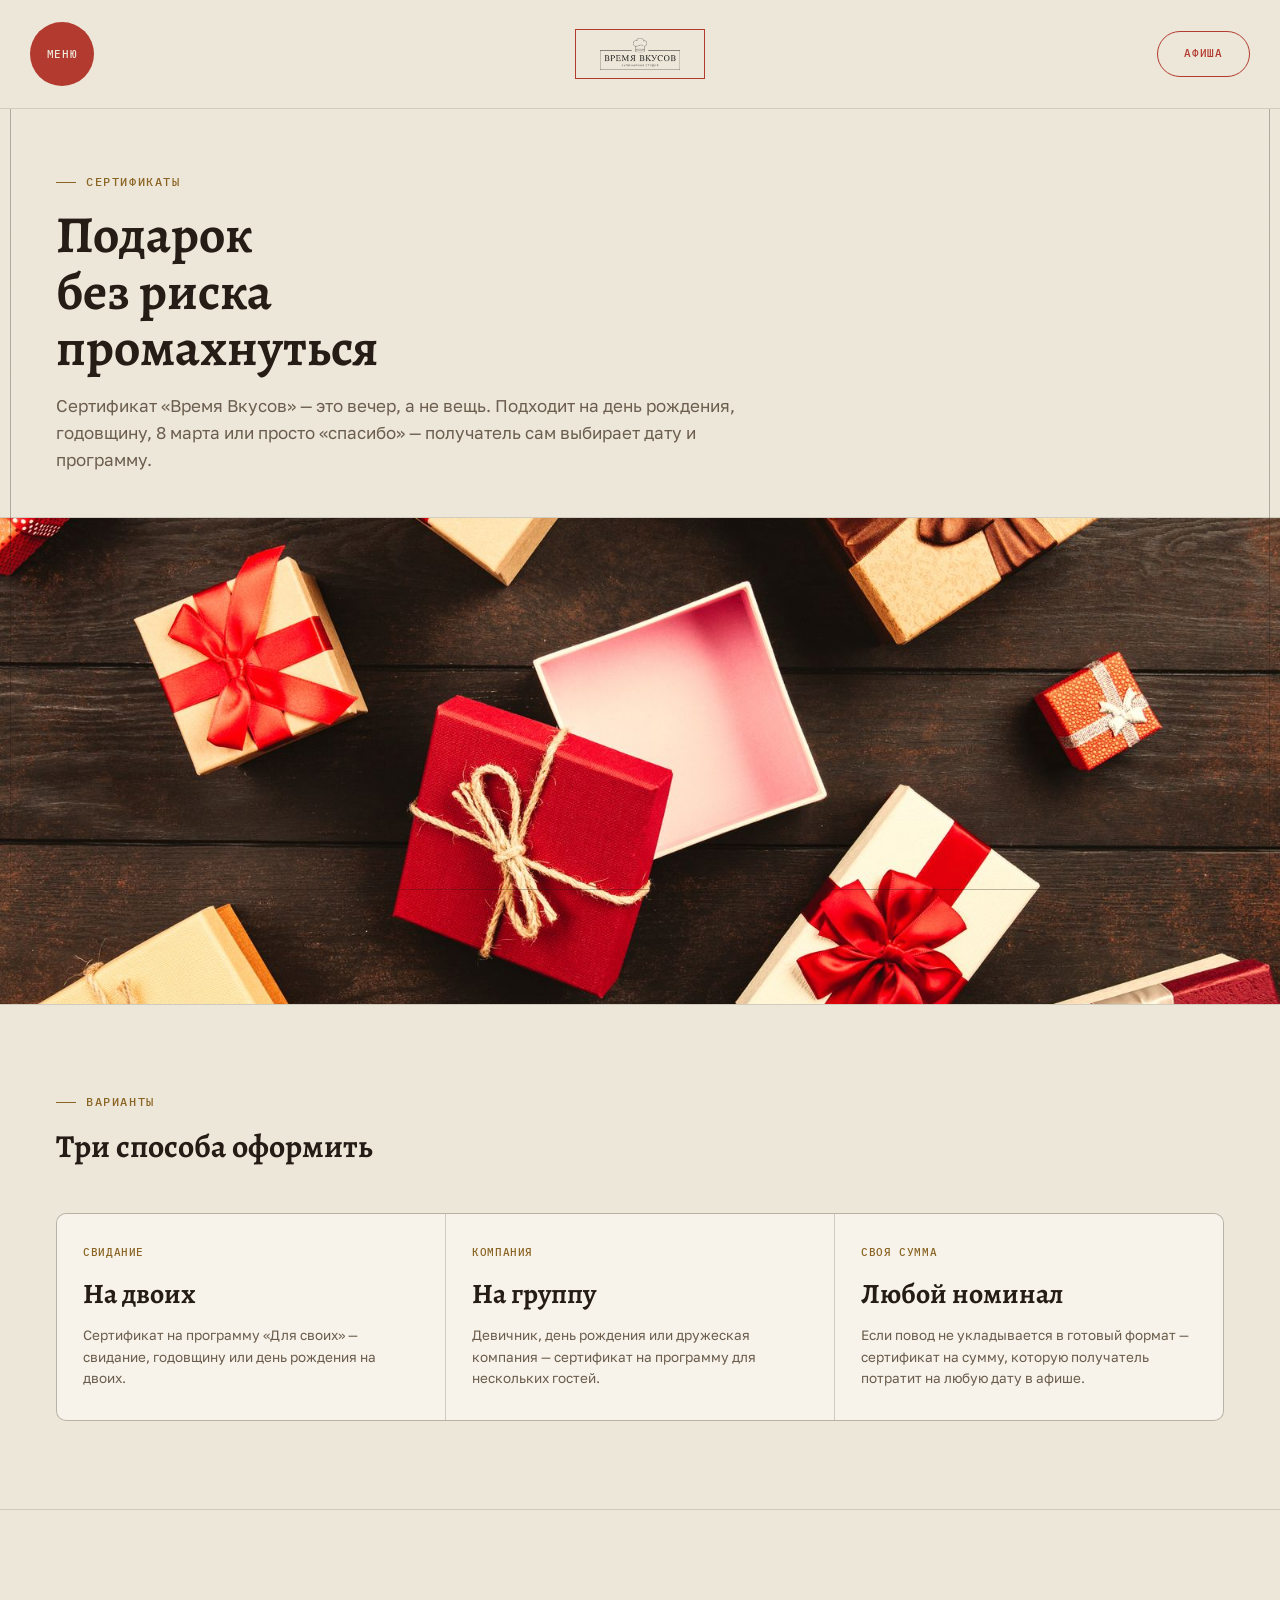
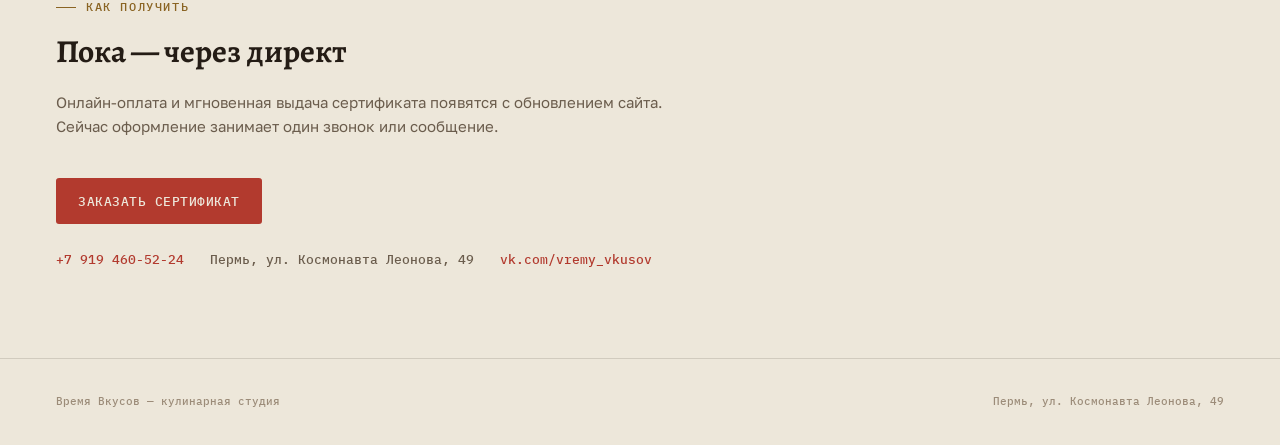
<file: sertifikaty.html>
<!doctype html>
<html lang="ru">
<head>
<meta charset="utf-8">
<meta name="viewport" content="width=device-width, initial-scale=1">
<title>Сертификаты — Время Вкусов</title>
<script>
(function () {
  try {
    var m = localStorage.getItem('vv-mode');
    if (m !== 'day' && m !== 'evening') {
      var h = new Date().getHours();
      m = (h >= 19 || h < 7) ? 'evening' : 'day';
    }
    if (m === 'evening') document.documentElement.classList.add('evening');
  } catch (e) {}
})();
</script>
<link rel="stylesheet" href="styles.css">
</head>
<body>

  <header class="topbar">
    <div class="topbar-left">
      <button class="menu-badge" id="menuToggle" aria-expanded="false" aria-controls="navOverlay" aria-label="Открыть меню">Меню</button>
    </div>
    <a class="logo-box" href="index.html"><img src="assets/images/logo.png" alt="Время Вкусов"></a>
    <div class="topbar-right"><a class="cta-oval" href="afisha.html">Афиша</a></div>
  </header>

  <div class="page-frame"></div>

  <div class="nav-overlay" id="navOverlay">
    <button class="nav-overlay-close" id="menuClose" aria-label="Закрыть меню">Закрыть</button>
    <ul class="overlay-links">
      <li><a href="index.html"><span class="num">01</span>Главная</a></li>
      <li><a href="afisha.html"><span class="num">02</span>Афиша</a></li>
      <li><a href="dlya-svoih.html"><span class="num">03</span>Для своих</a></li>
      <li><a href="dlya-semi.html"><span class="num">04</span>Для семьи</a></li>
      <li><a href="puteshestviya.html"><span class="num">05</span>Путешествия</a></li>
      <li><a href="sertifikaty.html" class="active"><span class="num">06</span>Сертификаты</a></li>
      <li><a href="o-nas.html"><span class="num">07</span>О студии</a></li>
    </ul>
    <div class="overlay-foot">
      <div class="light-toggle">
        <button class="end-label" id="labelDay" type="button">Днём</button>
        <div class="light-track">
          <button class="light-thumb" id="lightThumb" aria-pressed="false" aria-label="Переключить освещение сайта"></button>
        </div>
        <button class="end-label" id="labelEve" type="button">Вечером</button>
      </div>
      <div class="overlay-contact">
        <a href="tel:+79194605224">+7 919 460-52-24</a>
        <span>Пермь, ул. Космонавта Леонова, 49</span>
        <a href="https://vk.com/vremy_vkusov">vk.com/vremy_vkusov</a>
      </div>
    </div>
  </div>

  <main>
    <div class="page-hero">
      <div class="eyebrow">Сертификаты</div>
      <h1>Подарок без риска промахнуться</h1>
      <p class="lede">Сертификат «Время Вкусов» — это вечер, а не вещь. Подходит на день рождения, годовщину, 8 марта или просто «спасибо» — получатель сам выбирает дату и программу.</p>
    </div>
    <div class="page-banner"><img src="assets/images/sertifikaty-gift.jpg" alt="Подарочные коробки с лентами"></div>

    <section class="section">
      <div class="section-head">
        <div class="eyebrow">Варианты</div>
        <h2>Три способа оформить</h2>
      </div>
      <div class="tiers">
        <div class="tier">
          <div class="occasion">Свидание</div>
          <div class="amount">На двоих</div>
          <p>Сертификат на программу «Для своих» — свидание, годовщину или день рождения на двоих.</p>
        </div>
        <div class="tier">
          <div class="occasion">Компания</div>
          <div class="amount">На группу</div>
          <p>Девичник, день рождения или дружеская компания — сертификат на программу для нескольких гостей.</p>
        </div>
        <div class="tier">
          <div class="occasion">Своя сумма</div>
          <div class="amount">Любой номинал</div>
          <p>Если повод не укладывается в готовый формат — сертификат на сумму, которую получатель потратит на любую дату в афише.</p>
        </div>
      </div>
    </section>

    <section class="section" id="trust">
      <div class="section-head">
        <div class="eyebrow">Как получить</div>
        <h2>Пока — через директ</h2>
        <p>Онлайн-оплата и мгновенная выдача сертификата появятся с обновлением сайта. Сейчас оформление занимает один звонок или сообщение.</p>
      </div>
      <a class="cta" href="tel:+79194605224">Заказать сертификат</a>
      <div class="contact-row">
        <a href="tel:+79194605224">+7 919 460-52-24</a>
        <span>Пермь, ул. Космонавта Леонова, 49</span>
        <a href="https://vk.com/vremy_vkusov">vk.com/vremy_vkusov</a>
      </div>
    </section>
  </main>

  <footer>
    <span>Время Вкусов — кулинарная студия</span>
    <span>Пермь, ул. Космонавта Леонова, 49</span>
  </footer>

  <script src="script.js"></script>
</body>
</html>
</file>
<file: styles.css>
@font-face { font-family:'Alegreya'; font-weight:700; font-style:normal; font-display:swap; src:url('assets/fonts/alegreya-700.ttf') format('truetype'); }
@font-face { font-family:'Golos Text'; font-weight:400; font-style:normal; font-display:swap; src:url('assets/fonts/golos-400.ttf') format('truetype'); }
@font-face { font-family:'Golos Text'; font-weight:500; font-style:normal; font-display:swap; src:url('assets/fonts/golos-500.ttf') format('truetype'); }
@font-face { font-family:'IBM Plex Mono'; font-weight:500; font-style:normal; font-display:swap; src:url('assets/fonts/plexmono-500.ttf') format('truetype'); }

:root {
  --bg: #EDE7DA;
  --surface: #F7F3EA;
  --surface-2: #E5DDCC;
  --ink: #241C15;
  --ink-muted: #6B5D4D;
  --ink-faint: #9C8C79;
  --accent: #B23A2E;
  --accent-soft: #B23A2E14;
  --accent-2: #8A6423;
  --line: rgba(36,28,21,0.14);
  --line-strong: rgba(36,28,21,0.30);

  --font-display: 'Alegreya', Cambria, Georgia, serif;
  --font-body: 'Golos Text', 'Segoe UI', Calibri, sans-serif;
  --font-mono: 'IBM Plex Mono', Consolas, 'Courier New', monospace;

  color-scheme: light;
}

html.evening {
  --bg: #14100F;
  --surface: #1E1815;
  --surface-2: #241D19;
  --ink: #F3ECE6;
  --ink-muted: #C9BCB4;
  --ink-faint: #8F8179;
  --accent: #B4485A;
  --accent-soft: #B4485A1c;
  --accent-2: #D6A85C;
  --line: rgba(243,236,230,0.14);
  --line-strong: rgba(243,236,230,0.30);
  color-scheme: dark;
}

* { box-sizing: border-box; }
html, body { margin: 0; padding: 0; }
body {
  background: var(--bg);
  color: var(--ink);
  font-family: var(--font-body);
  line-height: 1.6;
  -webkit-font-smoothing: antialiased;
  transition: background-color .6s ease, color .6s ease;
  overflow-x: hidden;
}
h1, h2, h3 { font-family: var(--font-display); font-weight: 700; margin: 0; text-wrap: balance; }
p { margin: 0; }
a { color: inherit; text-decoration: none; }
img { max-width: 100%; display: block; }

@media (prefers-reduced-motion: reduce) {
  body, .light-thumb, .fade, * { transition-duration: .01ms !important; }
}

/* ===================== TOPBAR + OVERLAY MENU ===================== */
.page-frame {
  position: fixed; inset: 10px; z-index: 30;
  border: 1px solid var(--line-strong);
  pointer-events: none;
  transition: border-color .6s ease;
}
@media (max-width: 640px) { .page-frame { inset: 6px; } }

.topbar {
  position: sticky; top: 0; z-index: 40;
  display: grid; grid-template-columns: 1fr auto 1fr; align-items: center; gap: 16px;
  padding: 22px 30px;
  background: var(--bg);
  border-bottom: 1px solid var(--line);
  transition: background-color .6s ease, border-color .6s ease;
}
.topbar-right { display: flex; justify-content: flex-end; }

.menu-badge {
  all: unset; cursor: pointer; box-sizing: border-box;
  width: 64px; height: 64px; border-radius: 50%;
  background: var(--accent); color: var(--bg);
  display: flex; align-items: center; justify-content: center;
  font-family: var(--font-mono); font-size: 10.5px; letter-spacing: .07em; text-transform: uppercase;
  transition: background-color .6s ease, color .6s ease, transform .45s cubic-bezier(.34,1.56,.64,1);
}
.menu-badge:active { transform: scale(.9); }
.menu-badge[aria-expanded="true"] { transform: rotate(135deg); }
.menu-badge:focus-visible { outline: 2px solid var(--accent-2); outline-offset: 3px; }
@media (prefers-reduced-motion: reduce) { .menu-badge { transition: background-color .6s ease, color .6s ease; } .menu-badge[aria-expanded="true"] { transform: none; } }

.logo-box {
  border: 1px solid var(--accent); padding: 8px 24px; display: flex; align-items: center;
  transition: border-color .6s ease;
}
.logo-box img { height: 32px; width: auto; }
html.evening .logo-box img { filter: invert(1); }

.cta-oval {
  border: 1px solid var(--accent); border-radius: 999px; padding: 13px 26px;
  font-family: var(--font-mono); font-size: 11px; letter-spacing: .07em; text-transform: uppercase;
  color: var(--accent); white-space: nowrap;
  transition: border-color .6s ease, color .2s ease, background-color .2s ease;
}
.cta-oval:hover { background: var(--accent); color: var(--bg); }

@media (max-width: 640px) {
  .topbar { padding: 14px 16px; }
  .menu-badge { width: 50px; height: 50px; font-size: 8.5px; }
  .logo-box { padding: 6px 12px; }
  .logo-box img { height: 24px; }
  .cta-oval { padding: 9px 14px; font-size: 9px; }
}

.nav-overlay {
  position: fixed; inset: 0; z-index: 100;
  background: var(--bg);
  display: flex; flex-direction: column;
  padding: 110px 8vw 40px;
  overflow-y: auto;
  clip-path: circle(2% at var(--ox, 62px) var(--oy, 54px));
  visibility: hidden;
  transition: clip-path .85s cubic-bezier(.65,0,.35,1), background-color .6s ease, visibility 0s linear .85s;
}
.nav-overlay.open {
  clip-path: circle(150% at var(--ox, 62px) var(--oy, 54px));
  visibility: visible;
  transition: clip-path .85s cubic-bezier(.65,0,.35,1), background-color .6s ease, visibility 0s linear 0s;
}
@media (prefers-reduced-motion: reduce) {
  .nav-overlay { transition: visibility 0s linear .01s; clip-path: none; opacity: 0; }
  .nav-overlay.open { transition: none; opacity: 1; clip-path: none; }
}

.nav-overlay-close {
  all: unset; cursor: pointer; box-sizing: border-box;
  position: absolute; top: 22px; right: 30px;
  width: 64px; height: 64px; border-radius: 50%;
  border: 1px solid var(--accent); color: var(--accent);
  display: flex; align-items: center; justify-content: center;
  font-family: var(--font-mono); font-size: 10px; letter-spacing: .06em; text-transform: uppercase;
  transition: border-color .6s ease, color .6s ease;
}

.overlay-links { list-style: none; margin: 0; padding: 0; display: flex; flex-direction: column; }
.overlay-links li { border-top: 1px solid var(--line); transition: border-color .6s ease, opacity .5s ease, transform .5s cubic-bezier(.2,.8,.2,1); opacity: 0; transform: translateY(18px); }
.overlay-links li:first-child { border-top: none; }
.nav-overlay.open .overlay-links li { opacity: 1; transform: translateY(0); }
.nav-overlay.open .overlay-links li:nth-child(1) { transition-delay: .18s; }
.nav-overlay.open .overlay-links li:nth-child(2) { transition-delay: .23s; }
.nav-overlay.open .overlay-links li:nth-child(3) { transition-delay: .28s; }
.nav-overlay.open .overlay-links li:nth-child(4) { transition-delay: .33s; }
.nav-overlay.open .overlay-links li:nth-child(5) { transition-delay: .38s; }
.nav-overlay.open .overlay-links li:nth-child(6) { transition-delay: .43s; }
.nav-overlay.open .overlay-links li:nth-child(7) { transition-delay: .48s; }
.overlay-links a {
  display: flex; align-items: baseline; gap: 24px; padding: 16px 0;
  font-family: var(--font-display); font-weight: 700; text-transform: uppercase; letter-spacing: -0.01em;
  font-size: clamp(28px, 5.4vw, 54px); line-height: 1.1;
  color: var(--ink-faint); position: relative;
  transition: color .2s ease;
}
.overlay-links a::after {
  content: ""; position: absolute; left: 0; bottom: 6px; height: 2px; width: 0;
  background: var(--accent); transition: width .35s cubic-bezier(.65,0,.35,1);
}
.overlay-links a:hover::after, .overlay-links a.active::after { width: 72px; }
.overlay-links .num { font-family: var(--font-mono); font-size: 13px; letter-spacing: .04em; color: var(--accent-2); font-weight: 400; text-transform: none; }
.overlay-links a:hover, .overlay-links a.active { color: var(--ink); }
.overlay-links a.active .num { color: var(--accent); }

.overlay-foot {
  margin-top: auto; padding-top: 40px; display: flex; justify-content: space-between; align-items: flex-end; flex-wrap: wrap; gap: 26px;
  opacity: 0; transform: translateY(14px); transition: opacity .5s ease, transform .5s ease;
}
.nav-overlay.open .overlay-foot { opacity: 1; transform: translateY(0); transition-delay: .5s; }
@media (prefers-reduced-motion: reduce) {
  .overlay-links li, .overlay-foot { opacity: 1; transform: none; transition: none !important; }
  .overlay-links a::after { transition: none; }
}
.overlay-contact { font-family: var(--font-mono); font-size: 12.5px; color: var(--ink-muted); display: flex; flex-direction: column; gap: 6px; text-align: right; }
.overlay-contact a { color: var(--accent); }

.light-toggle { display: flex; align-items: center; gap: 14px; }
.light-toggle .end-label { font-family: var(--font-mono); font-size: 10.5px; letter-spacing: .06em; text-transform: uppercase; color: var(--ink-faint); cursor: pointer; background: none; border: none; padding: 2px; transition: color .3s ease; }
.light-toggle .end-label.active { color: var(--accent); }
.light-track { position: relative; width: 56px; height: 2px; background: var(--line); border-radius: 2px; transition: background-color .6s ease; }
.light-thumb {
  all: unset; cursor: pointer; position: absolute; top: 50%; left: 2px;
  width: 13px; height: 13px; border-radius: 50%;
  background: var(--accent); border: 3px solid var(--bg);
  box-shadow: 0 0 0 1px var(--line);
  transform: translate(0, -50%);
  transition: left .5s cubic-bezier(.4,0,.2,1), background-color .6s ease, border-color .6s ease;
}
html.evening .light-thumb { left: calc(100% - 16px); }
.light-thumb:focus-visible { outline: 2px solid var(--accent-2); outline-offset: 3px; }

@media (max-width: 640px) {
  .nav-overlay { padding: 90px 6vw 30px; }
  .overlay-foot { flex-direction: column; align-items: flex-start; }
  .overlay-contact { text-align: left; }
}

/* Stamp badge */
.stamp-badge {
  position: absolute; top: 22px; right: 22px; z-index: 2;
  width: 118px; height: 118px; border-radius: 50%;
  background: var(--surface); border: 1px solid var(--accent);
  display: flex; align-items: center; justify-content: center; text-align: center;
  padding: 14px;
  animation: stampwobble 7s ease-in-out infinite;
  transform-origin: 50% 55%;
}
.stamp-badge .inner { font-family: var(--font-mono); font-size: 9.5px; letter-spacing: .04em; text-transform: uppercase; color: var(--accent); line-height: 1.55; }
@keyframes stampwobble { 0%, 100% { transform: rotate(-9deg); } 50% { transform: rotate(-4deg); } }
@media (prefers-reduced-motion: reduce) { .stamp-badge { animation: none; transform: rotate(-9deg); } }

/* ===================== SECTIONS ===================== */
.eyebrow { font-family: var(--font-mono); font-size: 11.5px; letter-spacing: .14em; text-transform: uppercase; color: var(--accent-2); display: flex; align-items: center; gap: 10px; transition: color .6s ease; }
.eyebrow::before { content:""; width: 20px; height: 1px; background: var(--accent-2); transition: background-color .6s ease; }

/* Hero */
.hero { display: grid; grid-template-columns: 1.15fr 0.85fr; min-height: 92vh; border-bottom: 1px solid var(--line); }
.hero-media { position: relative; overflow: hidden; background: var(--surface-2); min-width: 0; }
.hero-media img { width: 100%; height: 100%; object-fit: cover; }
.hero-copy { display: flex; flex-direction: column; justify-content: center; padding: 60px 56px; gap: 20px; min-width: 0; }
.hero-copy > * { min-width: 0; max-width: 100%; overflow-wrap: break-word; }
.hero-copy .stamp { font-family: var(--font-mono); font-size: 13px; letter-spacing: .04em; color: var(--accent); }
.hero-copy h1 { font-size: clamp(32px, 3.6vw, 50px); line-height: 1.08; max-width: 12ch; }
.hero-copy .sub { font-size: 16.5px; color: var(--ink-muted); max-width: 42ch; }
.hero-copy .proof-row { display: flex; gap: 22px; flex-wrap: wrap; font-family: var(--font-mono); font-size: 12px; color: var(--ink-faint); margin-top: 6px; }
.hero-copy .proof-row b { color: var(--ink); font-weight: 500; }
.cta {
  display: inline-flex; align-items: center; gap: 10px; width: fit-content;
  font-family: var(--font-mono); font-size: 12.5px; letter-spacing: .04em; text-transform: uppercase;
  color: var(--bg); background: var(--accent); padding: 13px 22px; border-radius: 3px;
  transition: background-color .2s ease, transform .15s ease;
}
.cta:hover { transform: translateY(-1px); }
.cta.ghost { background: none; color: var(--ink); border: 1px solid var(--line-strong); }
@media (max-width: 860px) { .hero { grid-template-columns: 1fr; min-height: auto; } .hero-media { height: 46vh; } .hero-copy { padding: 40px 26px; } }

.hero-full { border-bottom: 1px solid var(--line); transition: border-color .6s ease; }
.hero-full .hero-media { height: 76vh; }
.hero-strip { display: flex; flex-wrap: wrap; align-items: center; gap: 24px 34px; justify-content: space-between; padding: 26px 30px; }
.hero-strip .stamp { font-family: var(--font-mono); font-size: 13px; color: var(--accent); transition: color .6s ease; }
.hero-strip .proof-row { margin-top: 0; }
@media (max-width: 700px) { .hero-full .hero-media { height: 50vh; } .hero-strip { padding: 20px 20px; } }

/* Afisha preview */
.section { padding: 88px 56px; border-bottom: 1px solid var(--line); }
.section-head { margin-bottom: 40px; max-width: 640px; }
.section-head h2 { font-size: clamp(24px, 3vw, 32px); margin-top: 10px; }
.section-head p { color: var(--ink-muted); font-size: 15px; margin-top: 12px; }

.afisha-card { display: grid; grid-template-columns: auto 1fr auto; gap: 32px; align-items: center; background: var(--surface); border: 1px solid var(--line); border-radius: 10px; padding: 28px 32px; }
.afisha-card .date-badge { font-family: var(--font-mono); text-align: center; border-right: 1px solid var(--line); padding-right: 28px; }
.afisha-card .date-badge .d { font-size: 26px; color: var(--accent); line-height: 1; }
.afisha-card .date-badge .m { font-size: 11px; color: var(--ink-faint); text-transform: uppercase; letter-spacing: .06em; margin-top: 4px; }
.afisha-card .menu { min-width: 0; }
.afisha-card .menu h3 { font-size: 19px; margin-bottom: 8px; }
.afisha-card .menu .dish { font-size: 13.5px; color: var(--ink-muted); margin: 2px 0; }
.afisha-card .seats { font-family: var(--font-mono); font-size: 11.5px; color: var(--accent-2); text-align: right; white-space: nowrap; }
.afisha-link { display: block; margin-top: 22px; font-family: var(--font-mono); font-size: 12px; color: var(--ink-muted); }
@media (max-width: 700px) { .afisha-card { grid-template-columns: 1fr; text-align: left; } .afisha-card .date-badge { border-right: none; border-bottom: 1px solid var(--line); padding: 0 0 16px; } .afisha-card .seats { text-align: left; } }

/* Occasion split */
.split { display: grid; grid-template-columns: 1fr 1fr; gap: 1px; background: var(--line); border: 1px solid var(--line); border-radius: 10px; overflow: hidden; }
.split-card { background: var(--surface); padding: 34px 32px; display: flex; flex-direction: column; gap: 16px; min-width: 0; }
.split-card .kicker { font-family: var(--font-mono); font-size: 11px; letter-spacing: .07em; text-transform: uppercase; color: var(--ink-faint); }
.split-card h3 { font-size: 24px; }
.split-card ul { list-style: none; margin: 0; padding: 0; display: flex; flex-direction: column; gap: 9px; }
.split-card li { font-size: 14px; color: var(--ink-muted); padding-left: 16px; position: relative; }
.split-card li::before { content:"—"; position: absolute; left: 0; color: var(--accent-2); }
@media (max-width: 700px) { .split { grid-template-columns: 1fr; } }

/* Flagship (yacht) */
.flagship { position: relative; padding: 0; border-bottom: 1px solid var(--line); display: grid; grid-template-columns: 1fr; min-height: 86vh; }
.flagship img { position: absolute; inset: 0; width: 100%; height: 100%; object-fit: cover; }
.flagship-overlay { position: relative; z-index: 1; display: flex; align-items: flex-end; min-height: 86vh; background: linear-gradient(0deg, rgba(0,0,0,.72) 0%, rgba(0,0,0,.15) 55%, rgba(0,0,0,0) 100%); }
.flagship-copy { padding: 60px 56px; color: #F3ECE6; max-width: 620px; }
.flagship-copy .eyebrow { color: #E3B15C; }
.flagship-copy .eyebrow::before { background: #E3B15C; }
.flagship-copy h2 { color: #F3ECE6; font-size: clamp(26px,3.4vw,38px); margin: 14px 0 16px; }
.flagship-copy .dish { font-size: 14px; color: #D8CFC7; margin: 3px 0; }
.flagship-copy .price-row { display: flex; gap: 22px; align-items: center; margin-top: 20px; font-family: var(--font-mono); }
.flagship-copy .price { font-size: 20px; color: #F3ECE6; }
.flagship-copy .incl { font-size: 11.5px; color: #B8ADA5; text-transform: uppercase; letter-spacing: .05em; }

/* Trust */
.trust-grid { display: grid; grid-template-columns: repeat(3, 1fr); gap: 1px; background: var(--line); border: 1px solid var(--line); border-radius: 10px; overflow: hidden; margin-bottom: 32px; }
.trust-stat { background: var(--surface); padding: 24px 22px; }
.trust-stat .n { font-family: var(--font-display); font-size: 28px; }
.trust-stat .l { font-family: var(--font-mono); font-size: 11.5px; color: var(--ink-faint); margin-top: 4px; }
.contact-row { display: flex; flex-wrap: wrap; gap: 26px; font-family: var(--font-mono); font-size: 13px; color: var(--ink-muted); margin-top: 26px; }
.contact-row a { color: var(--accent); }
@media (max-width: 700px) { .trust-grid { grid-template-columns: 1fr; } }

footer { padding: 34px 56px; font-family: var(--font-mono); font-size: 11px; color: var(--ink-faint); display: flex; justify-content: space-between; flex-wrap: wrap; gap: 10px; }
@media (max-width: 700px) { .section { padding: 56px 24px; } footer { padding: 24px; } }

/* ===================== INNER PAGES ===================== */
.page-hero { padding: 64px 56px 0; max-width: 1100px; }
.page-hero h1 { font-size: clamp(32px, 5vw, 52px); line-height: 1.08; margin: 16px 0 16px; max-width: 16ch; }
.page-hero .lede { font-size: 17px; color: var(--ink-muted); max-width: 62ch; }
.page-banner { margin-top: 44px; aspect-ratio: 21 / 8; overflow: hidden; border-top: 1px solid var(--line); border-bottom: 1px solid var(--line); }
.page-banner img { width: 100%; height: 100%; object-fit: cover; }
@media (max-width: 760px) { .page-hero { padding: 48px 24px 0; } .page-banner { aspect-ratio: 4 / 5; margin-top: 32px; } }

.prog-list-lg .prog { padding: 26px 0; display: grid; grid-template-columns: 200px 1fr; gap: 24px; }
.prog-list-lg .prog .name { font-size: 19px; margin-bottom: 6px; }
.prog-list-lg .prog .desc { font-size: 14.5px; }
.prog-list-lg .prog .tag { font-family: var(--font-mono); font-size: 10.5px; letter-spacing: .06em; text-transform: uppercase; color: var(--accent-2); }
@media (max-width: 640px) { .prog-list-lg .prog { grid-template-columns: 1fr; gap: 6px; } }

.tiers { display: grid; grid-template-columns: repeat(3, 1fr); gap: 1px; background: var(--line); border: 1px solid var(--line); border-radius: 10px; overflow: hidden; }
.tier { background: var(--surface); padding: 30px 26px; }
.tier .amount { font-family: var(--font-display); font-size: 28px; margin-bottom: 8px; }
.tier .occasion { font-family: var(--font-mono); font-size: 10.5px; letter-spacing: .06em; text-transform: uppercase; color: var(--accent-2); margin-bottom: 12px; }
.tier p { font-size: 13.5px; color: var(--ink-muted); margin: 0; }
@media (max-width: 700px) { .tiers { grid-template-columns: 1fr; } }

.bio { max-width: 640px; }
.bio p { font-size: 16px; color: var(--ink-muted); margin-bottom: 18px; }
.bio .signoff { font-family: var(--font-display); font-size: 20px; color: var(--ink); margin-top: 8px; }

.roadmap-note { display: flex; align-items: baseline; gap: 14px; padding: 18px 0; border-top: 1px solid var(--line); }
.roadmap-note:first-child { border-top: none; }
.roadmap-note .when { font-family: var(--font-mono); font-size: 11.5px; color: var(--ink-faint); white-space: nowrap; text-transform: uppercase; letter-spacing: .05em; }
.roadmap-note .what { font-size: 14.5px; color: var(--ink-muted); }

/* ===================== GRAIN + SCROLL REVEAL ===================== */
.grain {
  position: fixed; inset: 0; z-index: 20; pointer-events: none; opacity: .045; mix-blend-mode: overlay;
  background-image: url("data:image/svg+xml,%3Csvg xmlns='http://www.w3.org/2000/svg' width='140' height='140'%3E%3Cfilter id='n'%3E%3CfeTurbulence type='fractalNoise' baseFrequency='0.85' numOctaves='2' stitchTiles='stitch'/%3E%3C/filter%3E%3Crect width='100%25' height='100%25' filter='url(%23n)'/%3E%3C/svg%3E");
}

.reveal { opacity: 0; transform: translateY(26px); transition: opacity .8s cubic-bezier(.2,.8,.2,1), transform .8s cubic-bezier(.2,.8,.2,1); }
.reveal.in { opacity: 1; transform: translateY(0); }
@media (prefers-reduced-motion: reduce) { .reveal { opacity: 1; transform: none; transition: none; } }

.photo-caption { animation: captionin .8s cubic-bezier(.2,.8,.2,1) .35s both; }
@keyframes captionin { from { opacity: 0; transform: translateY(16px); } to { opacity: 1; transform: translateY(0); } }
@media (prefers-reduced-motion: reduce) { .photo-caption { animation: none; } }

/* ===================== MASTHEAD MARQUEE ===================== */
.masthead { border-bottom: 1px solid var(--line); overflow: hidden; transition: border-color .6s ease; }
.marquee { overflow: hidden; white-space: nowrap; padding: 18px 0 6px; }
.marquee-track { display: inline-flex; align-items: baseline; width: max-content; animation: marquee 26s linear infinite; }
.marquee:hover .marquee-track { animation-play-state: paused; }
.marquee-track .word {
  font-family: var(--font-display); font-weight: 700; text-transform: uppercase;
  letter-spacing: -0.02em; font-size: clamp(46px, 8.6vw, 128px); line-height: 1;
  color: var(--accent); padding: 0 22px; transition: color .6s ease;
}
.marquee-track .word .dot { color: var(--accent-2); padding: 0 14px; transition: color .6s ease; }
@keyframes marquee { from { transform: translateX(0); } to { transform: translateX(-50%); } }
@media (prefers-reduced-motion: reduce) { .marquee-track { animation: none; } }
.masthead-foot { padding: 0 30px 18px; font-family: var(--font-mono); font-style: italic; font-size: 13px; color: var(--accent-2); transition: color .6s ease; }
@media (max-width: 640px) { .masthead-foot { padding: 0 16px 14px; } }

/* ===================== PHOTO CAPTION ===================== */
.photo-caption {
  position: absolute; left: 20px; bottom: 20px; z-index: 2; max-width: 320px;
  background: rgba(18,14,13,.84); color: #F3ECE6;
  padding: 18px 22px; font-family: var(--font-display); font-style: italic; font-size: 15.5px; line-height: 1.45;
}
@media (max-width: 640px) { .photo-caption { left: 14px; right: 14px; bottom: 14px; max-width: none; padding: 14px 16px; font-size: 14px; } }

/* ===================== ABOUT SPLIT (drop cap + icons) ===================== */
.about-split { display: grid; grid-template-columns: 1fr 1fr; gap: 64px; }
.about-icon { color: var(--accent); margin-bottom: 26px; transition: color .6s ease; }
.about-icon svg { width: 58px; height: 58px; display: block; }

.sprig-wrap { position: relative; }
.sprig-bg {
  position: absolute; right: -6%; top: 50%; transform: translateY(-50%);
  width: 46%; max-width: 220px; height: auto; color: var(--accent);
  opacity: .14; z-index: 0; pointer-events: none; transition: color .6s ease;
}
.sprig-wrap > .about-icon,
.sprig-wrap > .drop-copy,
.sprig-wrap > .cta-oval-lg { position: relative; z-index: 1; }
@media (max-width: 760px) { .sprig-bg { width: 34%; right: -4%; opacity: .12; } }

.drop-copy { font-size: 17px; color: var(--ink-muted); line-height: 1.75; max-width: 46ch; }
.drop-copy .dropcap {
  float: left; font-family: var(--font-display); font-weight: 700; font-size: 66px; line-height: .8;
  padding: 6px 12px 0 0; color: var(--ink);
}
.cta-oval-lg {
  display: inline-block; margin-top: 26px; border: 1px solid var(--accent); border-radius: 999px;
  padding: 14px 30px; font-family: var(--font-mono); font-size: 12px; letter-spacing: .06em; text-transform: uppercase;
  color: var(--accent); transition: border-color .6s ease, color .2s ease, background-color .2s ease;
}
.cta-oval-lg:hover { background: var(--accent); color: var(--bg); }
.contact-big a { font-family: var(--font-display); font-weight: 700; font-size: clamp(26px, 3vw, 36px); color: var(--ink); }
.contact-meta { display: flex; flex-direction: column; gap: 16px; margin-top: 26px; font-family: var(--font-mono); font-size: 12.5px; color: var(--ink-muted); }
.contact-meta b { color: var(--ink); font-weight: 400; font-family: var(--font-body); font-size: 14px; display: block; margin-bottom: 3px; }
@media (max-width: 760px) { .about-split { grid-template-columns: 1fr; gap: 44px; } }

/* ===================== SWAP-HOVER BUTTON ===================== */
.cta.swap-hover { position: relative; overflow: hidden; }
.cta.swap-hover .l1, .cta.swap-hover .l2 { display: block; transition: transform .35s cubic-bezier(.65,0,.35,1); }
.cta.swap-hover .l2 { position: absolute; inset: 0; display: flex; align-items: center; justify-content: center; transform: translateY(100%); }
.cta.swap-hover:hover .l1 { transform: translateY(-100%); }
.cta.swap-hover:hover .l2 { transform: translateY(0); }
@media (prefers-reduced-motion: reduce) { .cta.swap-hover .l1, .cta.swap-hover .l2 { transition: none; } }

/* ===================== RESERVE CARD ===================== */
.reserve-card { border: 1px solid var(--line-strong); border-radius: 14px; padding: 52px; background: var(--surface); transition: background-color .6s ease, border-color .6s ease; }
.reserve-head { max-width: 540px; margin-bottom: 36px; }
.reserve-head p { color: var(--ink-muted); font-size: 15px; margin-top: 10px; }
.reserve-form { display: grid; grid-template-columns: 1fr 1fr; gap: 24px 30px; }
.field { display: flex; flex-direction: column; gap: 8px; }
.field label { font-family: var(--font-mono); font-size: 11px; letter-spacing: .06em; text-transform: uppercase; color: var(--ink-faint); }
.field input { background: none; border: none; border-bottom: 1px solid var(--line-strong); padding: 8px 2px; font-family: var(--font-body); font-size: 15px; color: var(--ink); border-radius: 0; }
.field input:focus { outline: none; border-color: var(--accent); }
.field input::placeholder { color: var(--ink-faint); }
.reserve-form .field.full { grid-column: 1 / -1; }
.reserve-form button { grid-column: 1 / -1; justify-self: start; margin-top: 12px; border: none; cursor: pointer; }
.reserve-success { margin-top: 20px; font-size: 14.5px; color: var(--accent-2); }
@media (max-width: 640px) { .reserve-form { grid-template-columns: 1fr; } .reserve-card { padding: 30px 22px; } }
</file>
